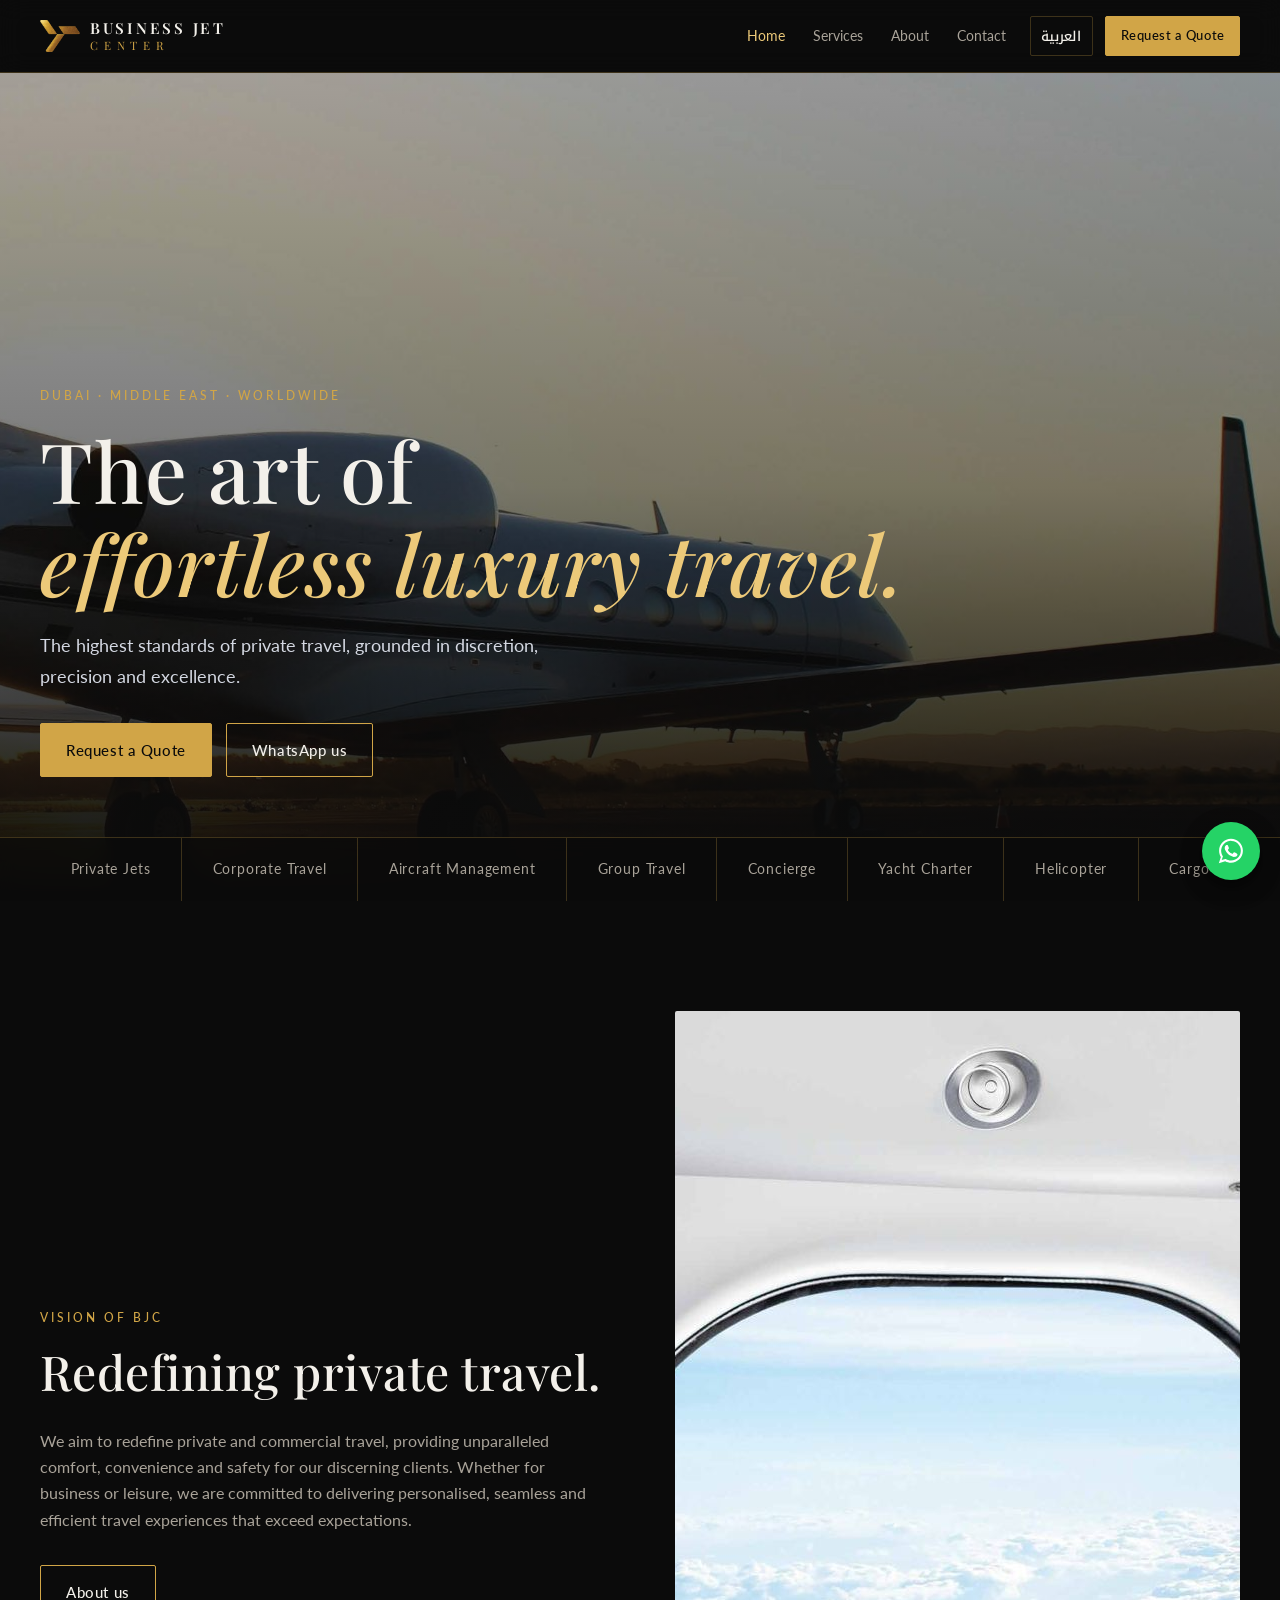
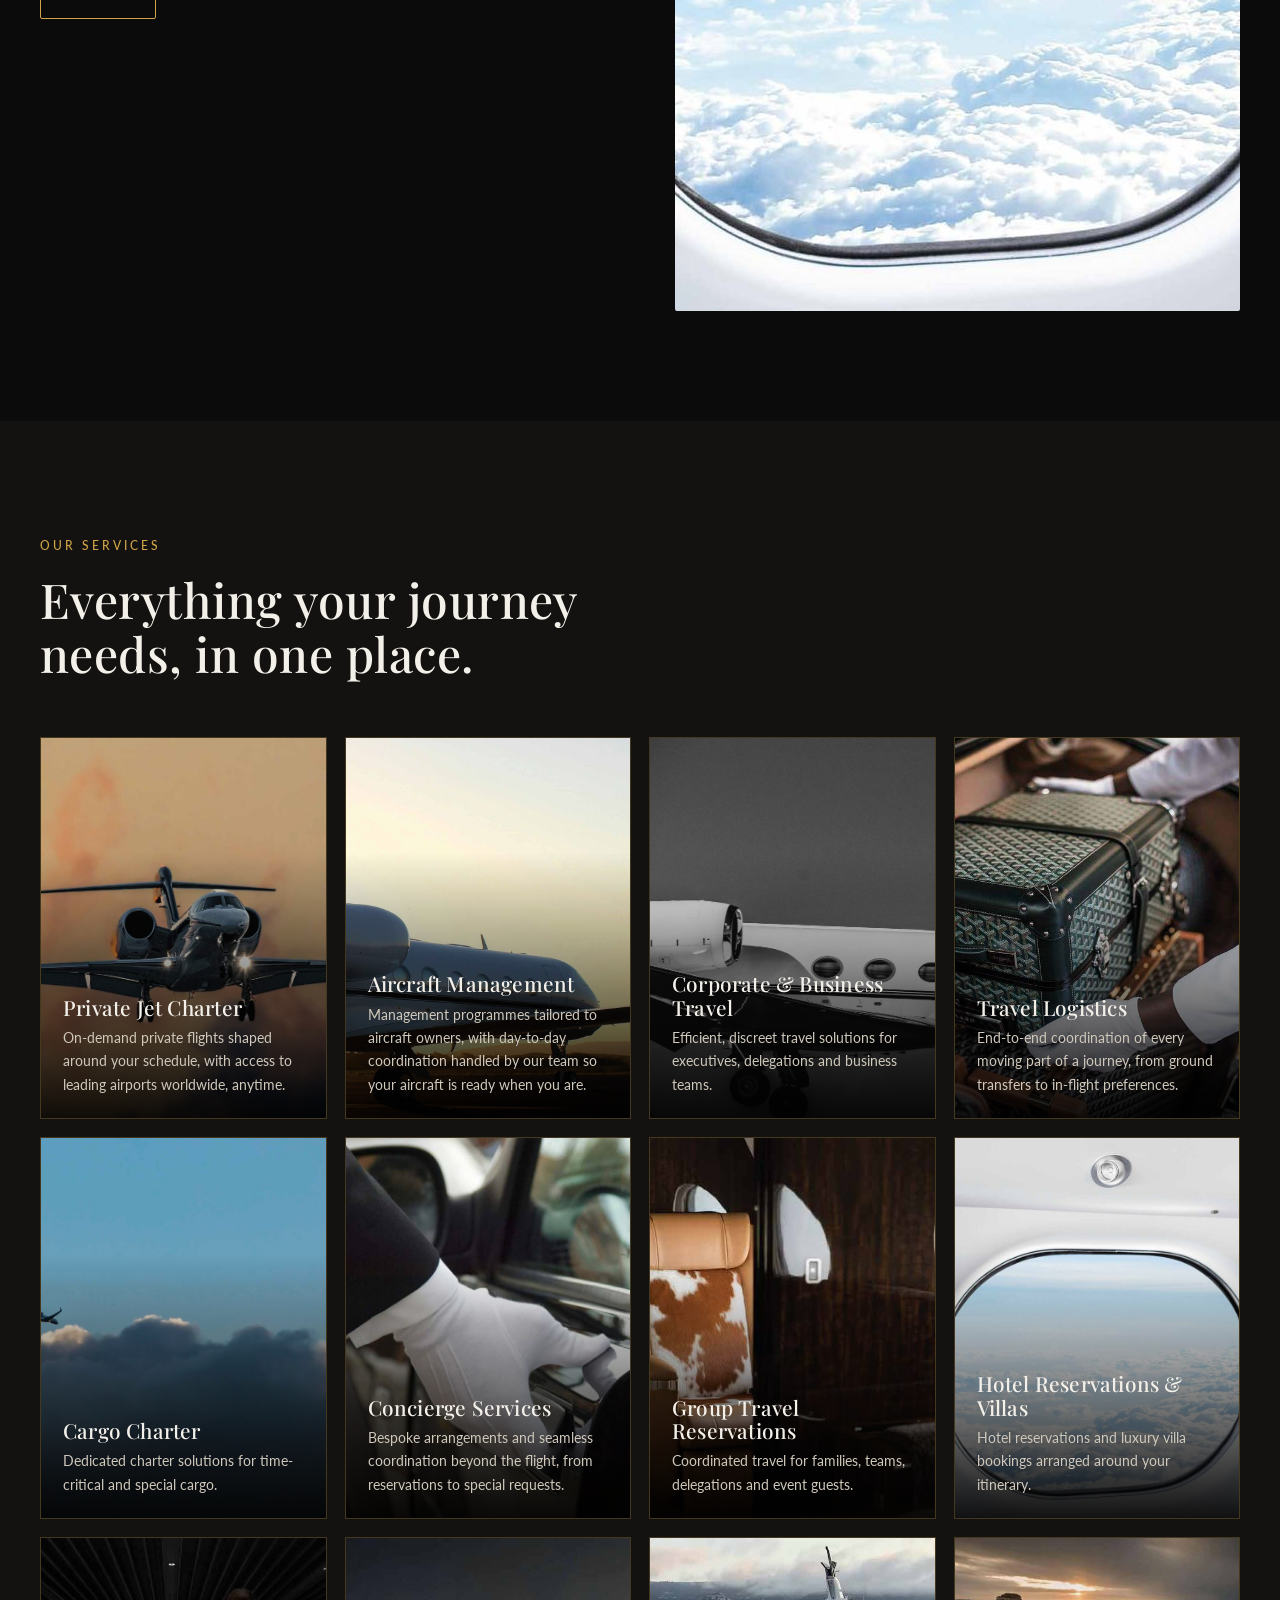
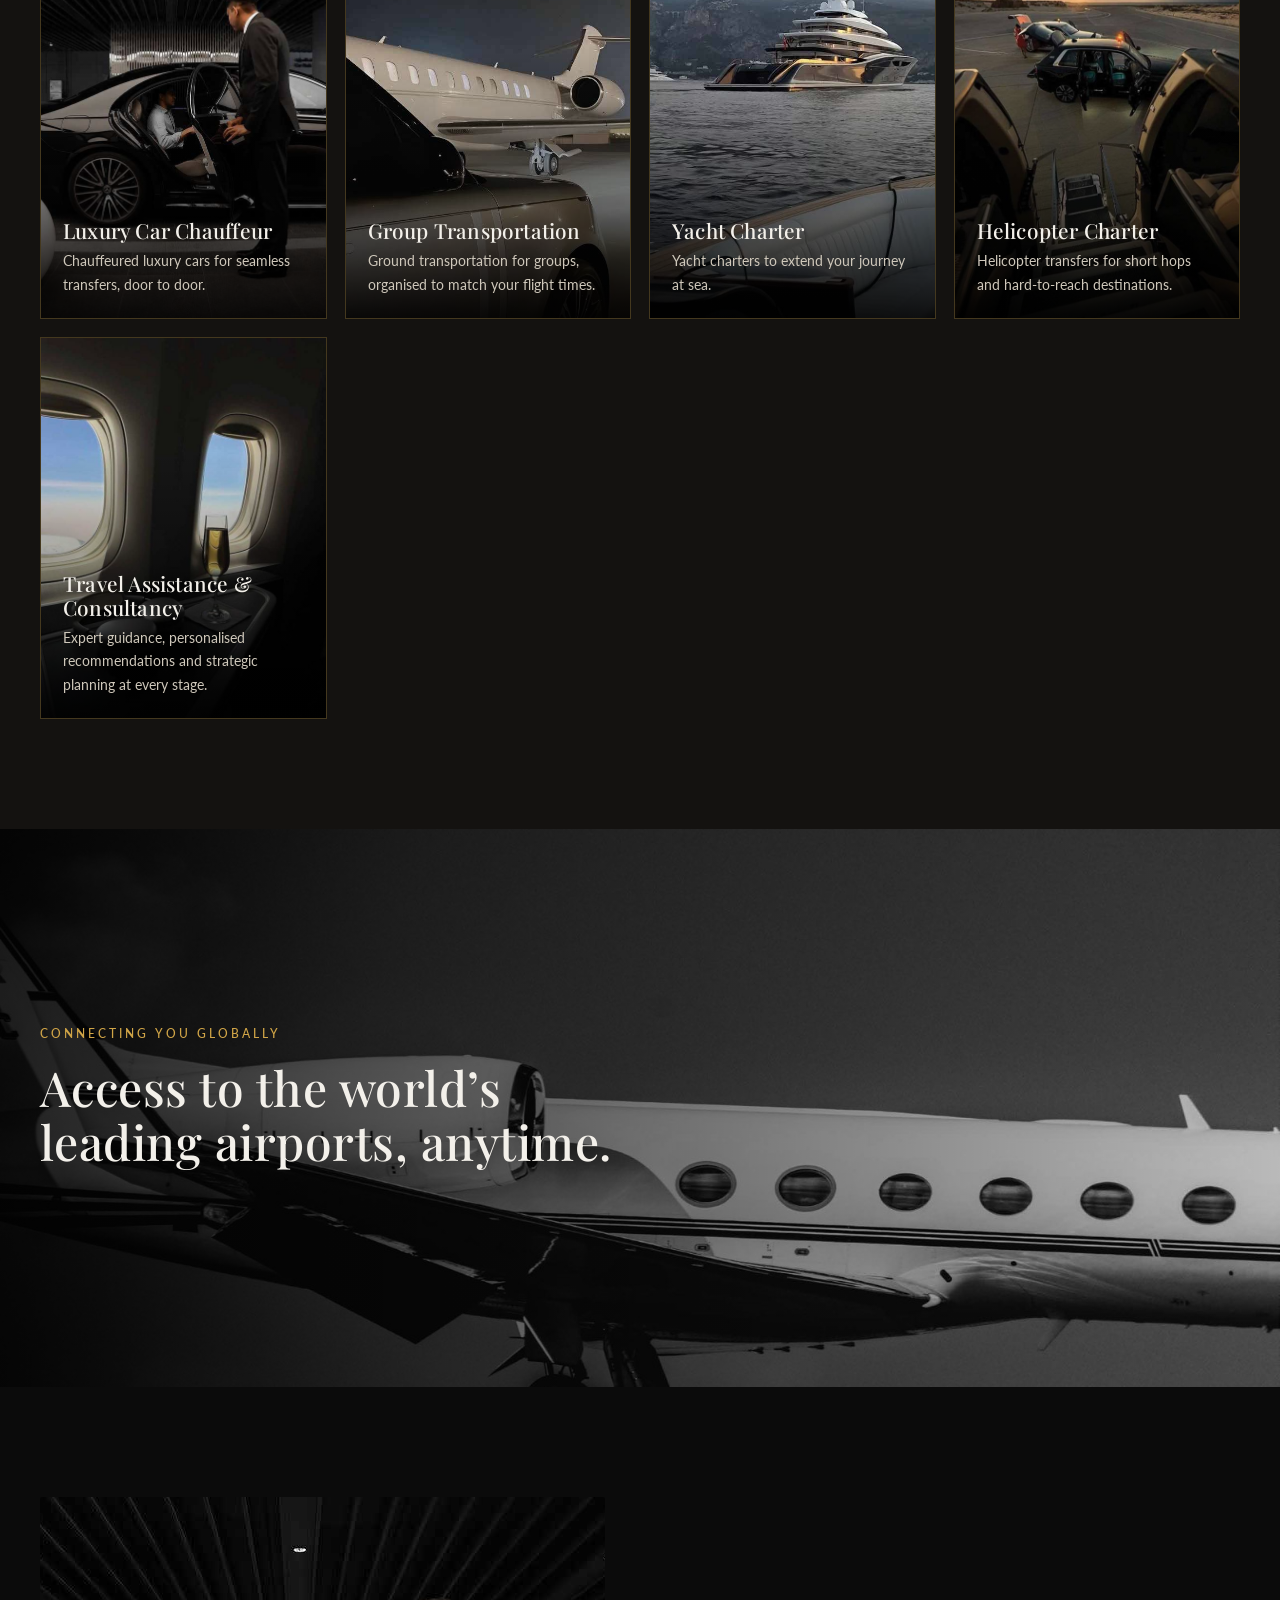
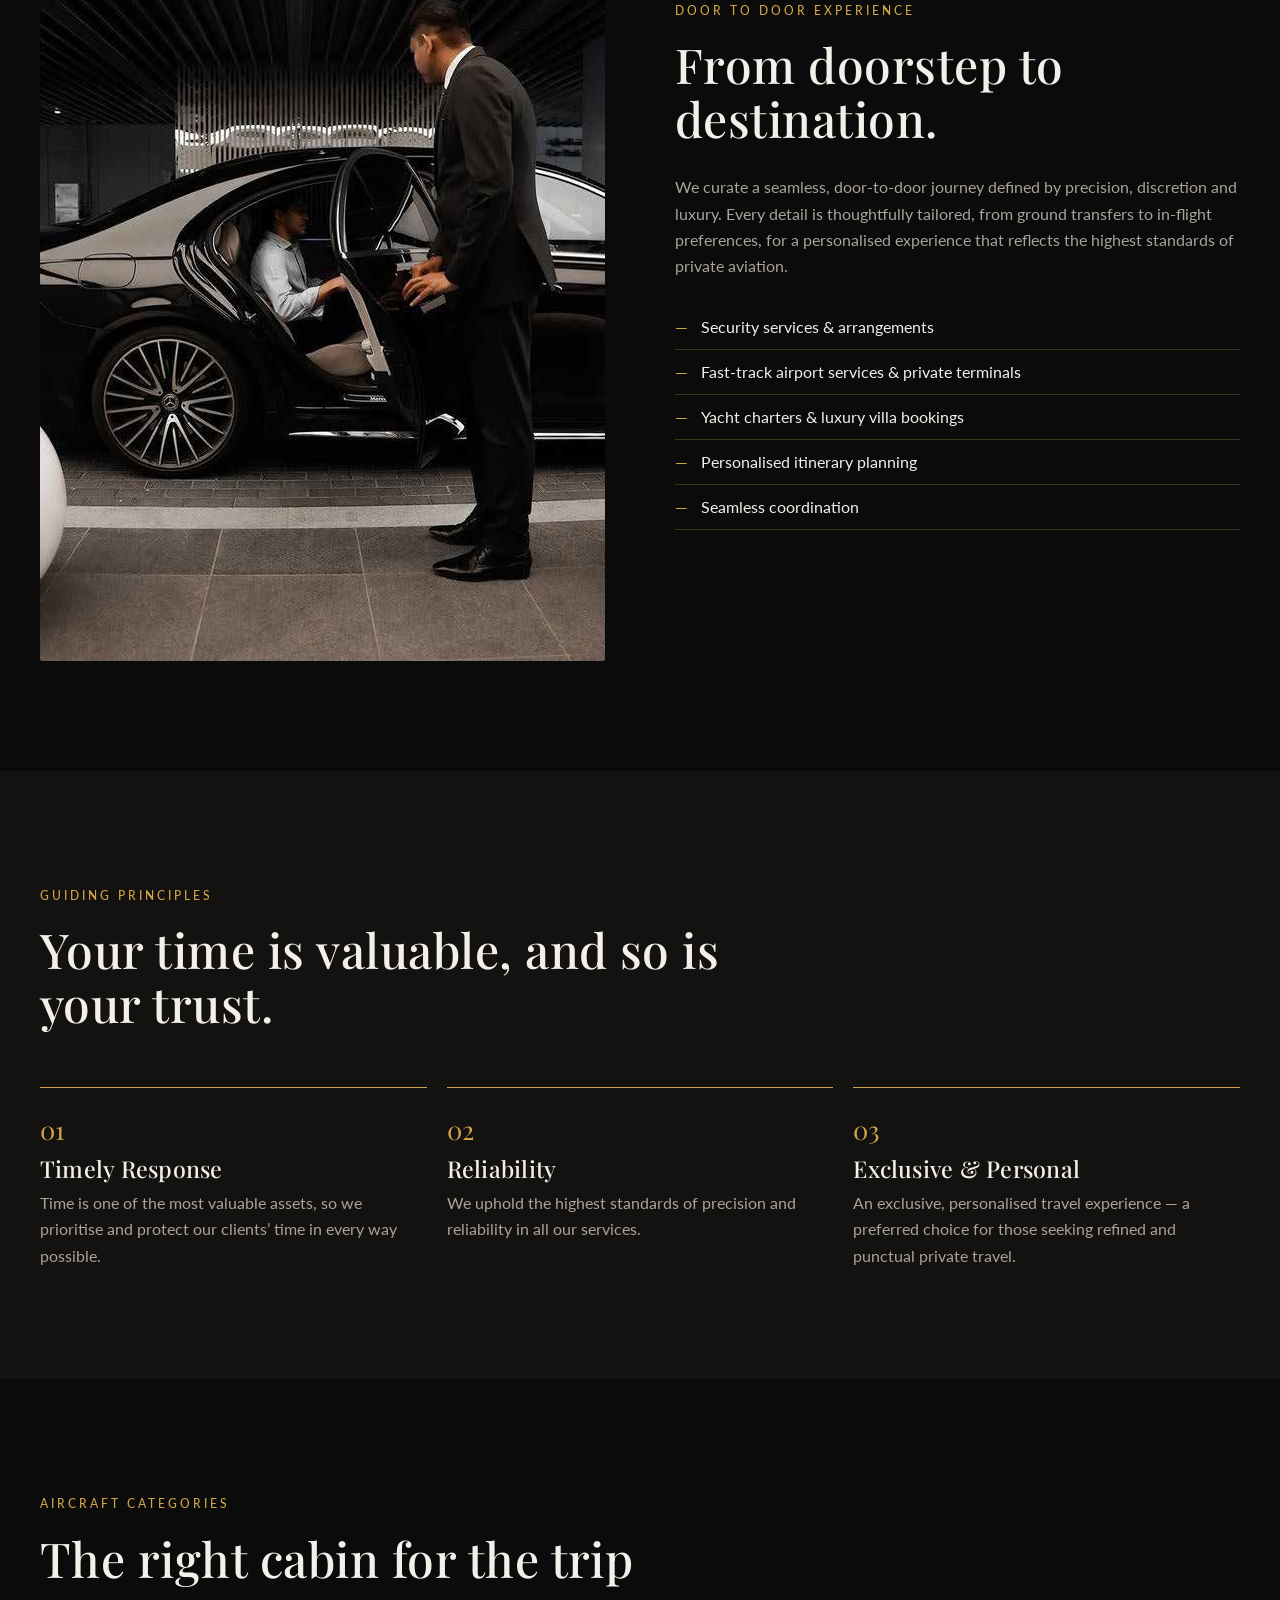
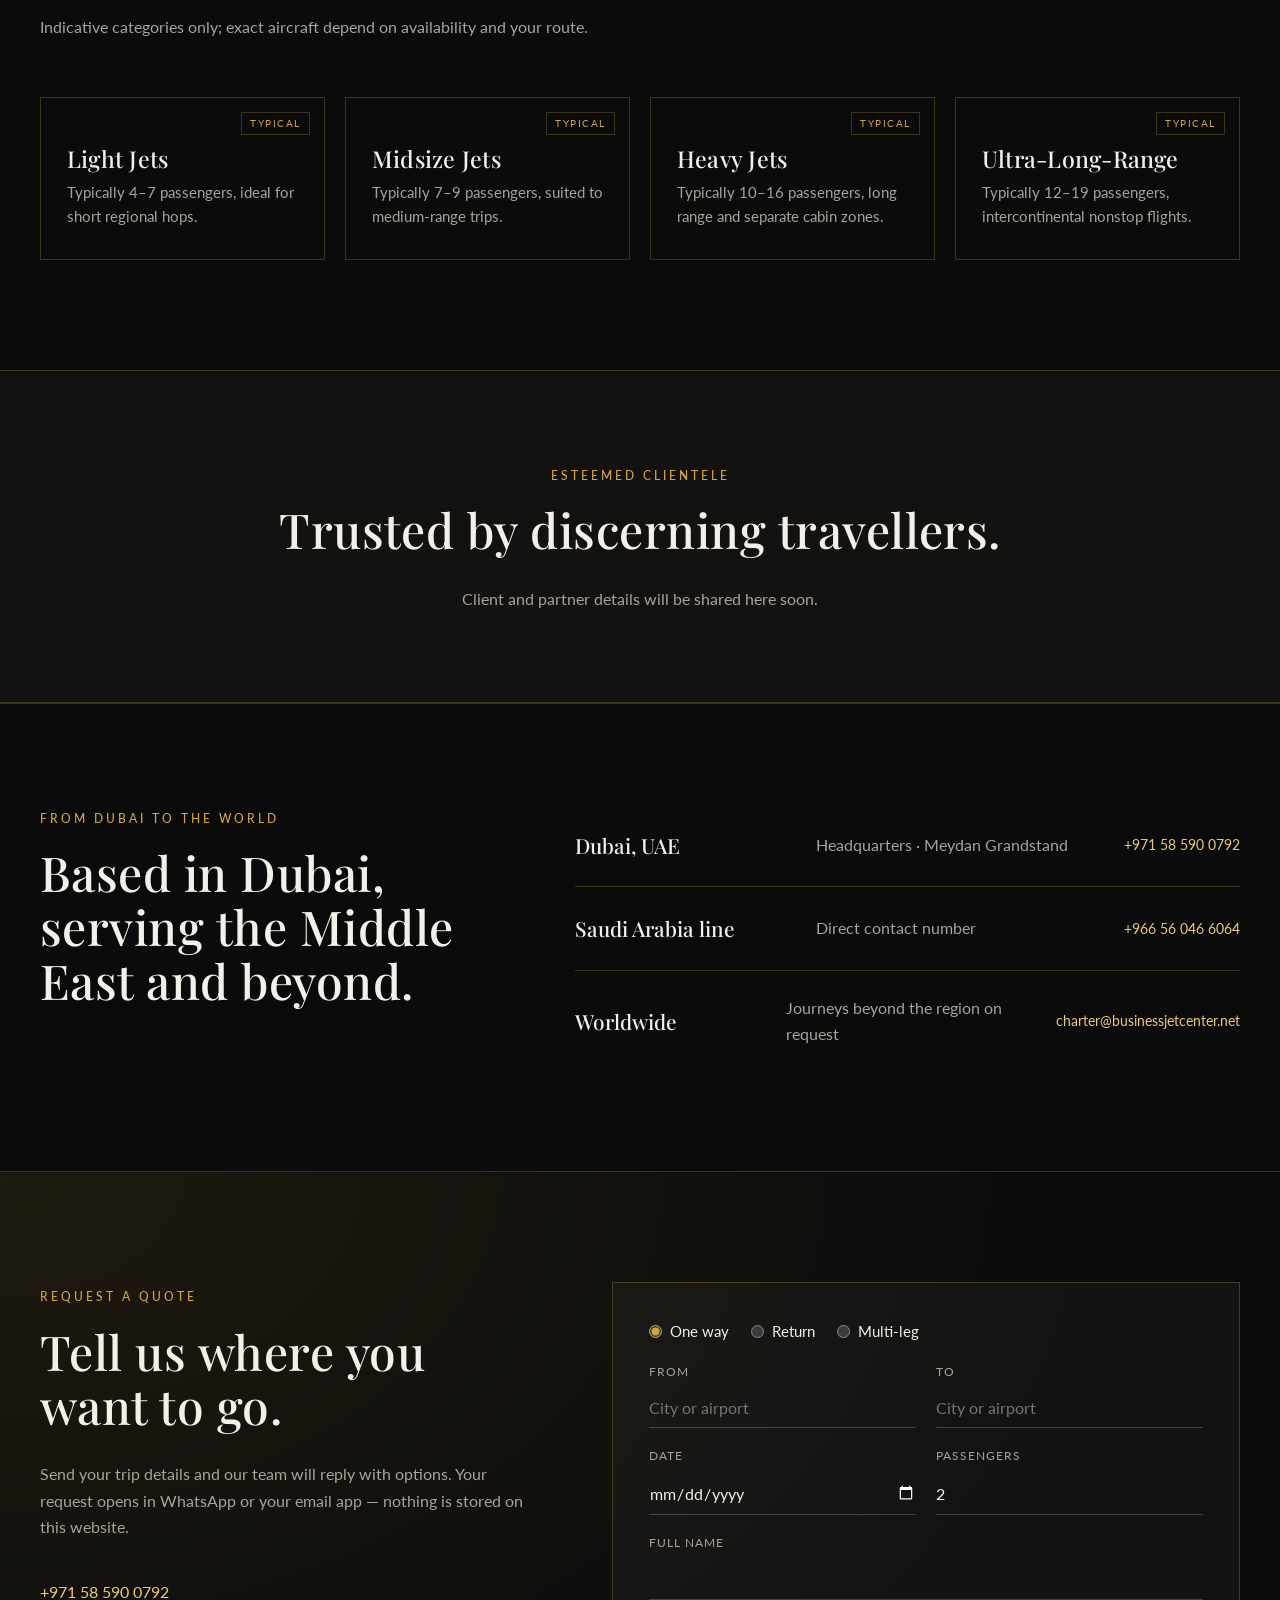
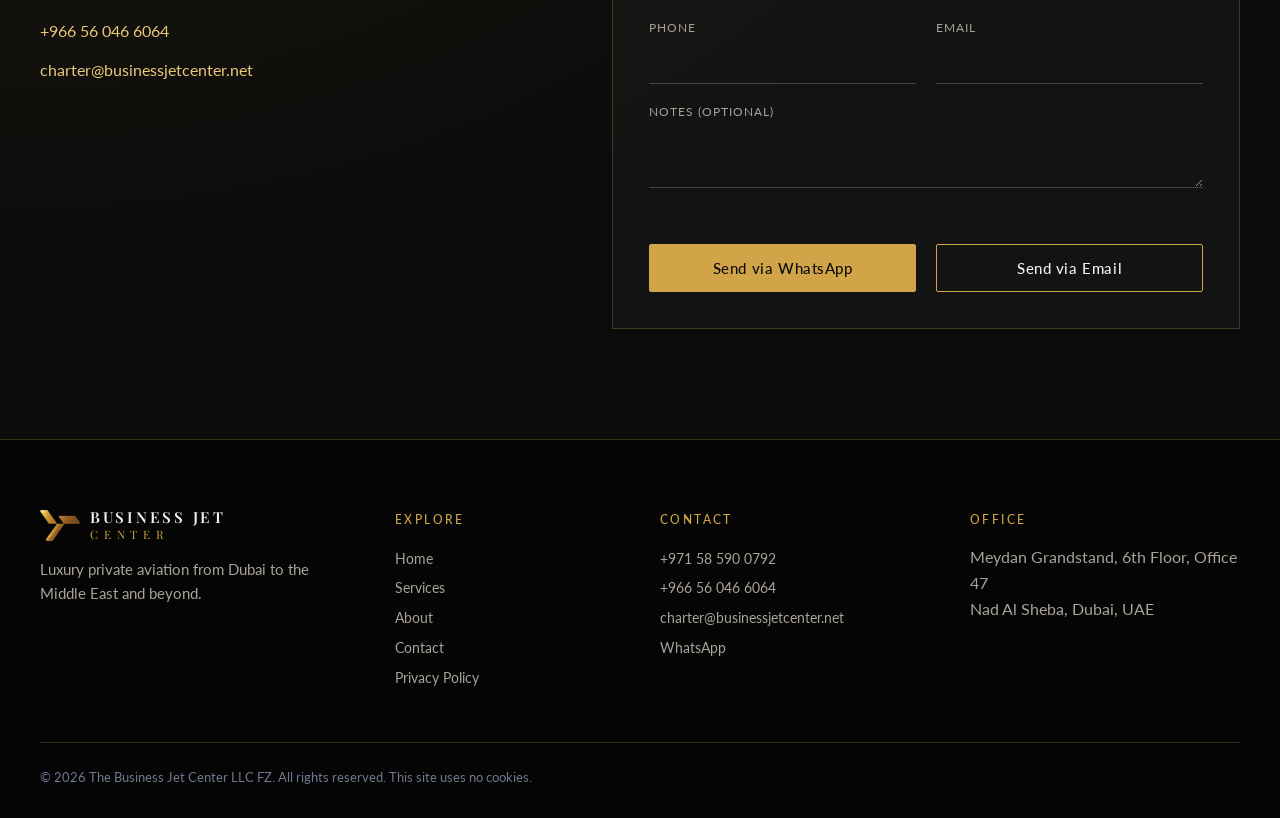
<file: index.html>
<!doctype html><html lang="en" dir="ltr"><head><meta charset="utf-8">
<meta name="viewport" content="width=device-width,initial-scale=1">
<title>Business Jet Center | Private Jet Charter & Luxury Travel, Dubai</title><meta name="description" content="The art of effortless luxury travel. Private jet charter, corporate travel, concierge, yacht and helicopter charter from Dubai, connecting you globally. Request a quote.">
<link rel="canonical" href="https://businessjetcenter.net/">
<meta property="og:type" content="website"><meta property="og:site_name" content="Business Jet Center">
<meta property="og:title" content="Business Jet Center | Private Jet Charter & Luxury Travel, Dubai"><meta property="og:description" content="The art of effortless luxury travel. Private jet charter, corporate travel, concierge, yacht and helicopter charter from Dubai, connecting you globally. Request a quote.">
<meta property="og:url" content="https://businessjetcenter.net/"><meta property="og:image" content="https://businessjetcenter.net/img/og.jpg">
<meta name="twitter:card" content="summary_large_image"><meta name="theme-color" content="#0a0f1c">
<link rel="icon" href="/favicon.png" type="image/png"><link rel="apple-touch-icon" href="/apple-touch-icon.png">
<link rel="preconnect" href="https://fonts.googleapis.com"><link rel="preconnect" href="https://fonts.gstatic.com" crossorigin>
<link href="https://fonts.googleapis.com/css2?family=Playfair+Display:ital,wght@0,500;0,700;1,500&family=Lato:wght@400;700&family=Noto+Kufi+Arabic:wght@400;600&display=swap" rel="stylesheet">
<link rel="stylesheet" href="/css/style.css">
<script type="application/ld+json">{"@context":"https://schema.org","@type":"TravelAgency","name":"Business Jet Center","legalName":"The Business Jet Center LLC FZ","url":"https://businessjetcenter.net","email":"charter@businessjetcenter.net","telephone":["+971585900792","+966560466064"],"logo":"https://businessjetcenter.net/img/logo.png","slogan":"The art of effortless luxury travel","address":{"@type":"PostalAddress","streetAddress":"Meydan Grandstand, 6th Floor, Office 47, Meydan Road, Nad Al Sheba","addressLocality":"Dubai","addressCountry":"AE"}}</script>
</head><body data-title-ar="بزنس جت سنتر | تأجير الطائرات الخاصة والسفر الفاخر، دبي">
<a class="skip" href="#main">Skip to content</a>
<header class="hdr"><div class="wrap hdr-in">
<a class="brand" href="/"><img src="/img/logo.png" alt="Business Jet Center logo" class="mark" width="40" height="31"><span><b>BUSINESS JET</b><i>CENTER</i></span></a>
<nav class="nav" id="nav"><a href="/" aria-current=page><span data-ar="الرئيسية">Home</span></a><a href="/services/"><span data-ar="الخدمات">Services</span></a><a href="/about/"><span data-ar="من نحن">About</span></a><a href="/contact/"><span data-ar="اتصل بنا">Contact</span></a></nav>
<div class="hdr-act"><button class="lang" id="lang" type="button" aria-label="Switch language">العربية</button>
<a class="btn btn-gold sm" href="/#quote"><span data-ar="اطلب عرض سعر">Request a Quote</span></a>
<button class="burger" id="burger" aria-label="Menu" aria-expanded="false"><span></span><span></span></button></div>
</div></header><main id="main">
<section class="hero"><img src="/img/hero.jpg" alt="Private jet at sunset" fetchpriority="high"><div class="hero-sh"></div>
<div class="wrap hero-in"><span class="eyebrow"><span data-ar="دبي · الشرق الأوسط · العالم">Dubai · Middle East · Worldwide</span></span>
<h1><span data-ar="فن السفر الفاخر&lt;br&gt;&lt;em&gt;بلا عناء.&lt;/em&gt;">The art of<br><em>effortless luxury travel.</em></span></h1>
<p class="lead" data-ar="أعلى معايير السفر الخاص، قائمة على السرية والدقة والتميّز.">The highest standards of private travel, grounded in discretion, precision and excellence.</p>
<div class="hero-cta"><a class="btn btn-gold" href="#quote"><span data-ar="اطلب عرض سعر">Request a Quote</span></a><a class="btn btn-line" href="https://wa.me/971585900792" target="_blank" rel="noopener"><span data-ar="راسلنا على واتساب">WhatsApp us</span></a></div></div>
<nav class="catbar" aria-label="Service categories"><div class="wrap catbar-in">
<a href="/services/#charter"><span data-ar="الطائرات الخاصة">Private Jets</span></a><a href="/services/#corporate"><span data-ar="سفر الأعمال">Corporate Travel</span></a><a href="/services/#management"><span data-ar="إدارة الطائرات">Aircraft Management</span></a><a href="/services/#group"><span data-ar="السفر الجماعي">Group Travel</span></a><a href="/services/#concierge"><span data-ar="الكونسيرج">Concierge</span></a><a href="/services/#yacht"><span data-ar="اليخوت">Yacht Charter</span></a><a href="/services/#helicopter"><span data-ar="المروحيات">Helicopter</span></a><a href="/services/#cargo"><span data-ar="الشحن">Cargo</span></a></div></nav></section>
<section class="split"><div class="wrap split-in"><div><span class="eyebrow"><span data-ar="رؤية BJC">Vision of BJC</span></span><h2><span data-ar="نعيد تعريف السفر الخاص.">Redefining private travel.</span></h2><p class="muted" data-ar="نسعى إلى إعادة تعريف السفر الخاص والتجاري، بتقديم راحة وسهولة وأمان لا مثيل لها لعملائنا المميزين. سواء للعمل أو الترفيه، نلتزم بتقديم تجارب سفر شخصية وسلسة وفعّالة تفوق التوقعات.">We aim to redefine private and commercial travel, providing unparalleled comfort, convenience and safety for our discerning clients. Whether for business or leisure, we are committed to delivering personalised, seamless and efficient travel experiences that exceed expectations.</p>
<a class="btn btn-line" href="/about/" style="margin-top:2rem"><span data-ar="من نحن">About us</span></a></div><img src="/img/window.jpg" alt="View from an aircraft window above the clouds" loading="lazy" width="802" height="900"></div></section>
<section class="sec dark"><div class="wrap"><div class="sec-h"><span class="eyebrow"><span data-ar="خدماتنا">Our services</span></span><h2><span data-ar="كل ما تحتاجه رحلتك في مكان واحد.">Everything your journey needs, in one place.</span></h2></div><div class="pcards"><a class="pcard" href="/services/#charter"><img src="/img/jet-sunset.jpg" alt="" loading="lazy"><div><h3 data-ar="تأجير الطائرات الخاصة">Private Jet Charter</h3><p data-ar="رحلات خاصة حسب الطلب وفق جدولك، مع الوصول إلى أبرز مطارات العالم في أي وقت.">On-demand private flights shaped around your schedule, with access to leading airports worldwide, anytime.</p></div></a><a class="pcard" href="/services/#management"><img src="/img/hero.jpg" alt="" loading="lazy"><div><h3 data-ar="إدارة الطائرات">Aircraft Management</h3><p data-ar="برامج إدارة مصممة لمالكي الطائرات، يتولى فريقنا فيها التنسيق اليومي لتكون طائرتك جاهزة متى احتجت إليها.">Management programmes tailored to aircraft owners, with day-to-day coordination handled by our team so your aircraft is ready when you are.</p></div></a><a class="pcard" href="/services/#corporate"><img src="/img/jet-bw.jpg" alt="" loading="lazy"><div><h3 data-ar="سفر الشركات والأعمال">Corporate & Business Travel</h3><p data-ar="حلول سفر فعّالة وسرية للتنفيذيين والوفود وفرق الأعمال.">Efficient, discreet travel solutions for executives, delegations and business teams.</p></div></a><a class="pcard" href="/services/#logistics"><img src="/img/luggage.jpg" alt="" loading="lazy"><div><h3 data-ar="لوجستيات السفر">Travel Logistics</h3><p data-ar="تنسيق شامل لكل تفاصيل الرحلة، من النقل الأرضي إلى تفضيلاتك على متن الطائرة.">End-to-end coordination of every moving part of a journey, from ground transfers to in-flight preferences.</p></div></a><a class="pcard" href="/services/#cargo"><img src="/img/clouds.jpg" alt="" loading="lazy"><div><h3 data-ar="الشحن الجوي المستأجر">Cargo Charter</h3><p data-ar="حلول طيران مستأجر مخصصة للشحنات العاجلة والخاصة.">Dedicated charter solutions for time-critical and special cargo.</p></div></a><a class="pcard" href="/services/#concierge"><img src="/img/chauffeur-door.jpg" alt="" loading="lazy"><div><h3 data-ar="خدمات الكونسيرج">Concierge Services</h3><p data-ar="ترتيبات مصممة خصيصاً وتنسيق سلس يتجاوز الرحلة، من الحجوزات إلى الطلبات الخاصة.">Bespoke arrangements and seamless coordination beyond the flight, from reservations to special requests.</p></div></a><a class="pcard" href="/services/#group"><img src="/img/cabin.jpg" alt="" loading="lazy"><div><h3 data-ar="حجوزات السفر الجماعي">Group Travel Reservations</h3><p data-ar="سفر منسق للعائلات والفرق والوفود وضيوف الفعاليات.">Coordinated travel for families, teams, delegations and event guests.</p></div></a><a class="pcard" href="/services/#hotels"><img src="/img/window.jpg" alt="" loading="lazy"><div><h3 data-ar="حجوزات الفنادق والفلل">Hotel Reservations & Villas</h3><p data-ar="حجوزات الفنادق والفلل الفاخرة بما يتناسب مع برنامج رحلتك.">Hotel reservations and luxury villa bookings arranged around your itinerary.</p></div></a><a class="pcard" href="/services/#chauffeur"><img src="/img/chauffeur.jpg" alt="" loading="lazy"><div><h3 data-ar="سيارات فاخرة مع سائق">Luxury Car Chauffeur</h3><p data-ar="سيارات فاخرة مع سائق لتنقلات سلسة من الباب إلى الباب.">Chauffeured luxury cars for seamless transfers, door to door.</p></div></a><a class="pcard" href="/services/#transport"><img src="/img/car-jet.jpg" alt="" loading="lazy"><div><h3 data-ar="النقل الجماعي">Group Transportation</h3><p data-ar="نقل أرضي للمجموعات منظم ليتوافق مع مواعيد رحلاتك.">Ground transportation for groups, organised to match your flight times.</p></div></a><a class="pcard" href="/services/#yacht"><img src="/img/yacht.jpg" alt="" loading="lazy"><div><h3 data-ar="تأجير اليخوت">Yacht Charter</h3><p data-ar="تأجير اليخوت لتكمل رحلتك في البحر.">Yacht charters to extend your journey at sea.</p></div></a><a class="pcard" href="/services/#helicopter"><img src="/img/airstair.jpg" alt="" loading="lazy"><div><h3 data-ar="تأجير المروحيات">Helicopter Charter</h3><p data-ar="تنقلات بالمروحية للمسافات القصيرة والوجهات صعبة الوصول.">Helicopter transfers for short hops and hard-to-reach destinations.</p></div></a><a class="pcard" href="/services/#consultancy"><img src="/img/cabin-window.jpg" alt="" loading="lazy"><div><h3 data-ar="المساعدة والاستشارات في السفر">Travel Assistance & Consultancy</h3><p data-ar="إرشاد متخصص وتوصيات شخصية وتخطيط استراتيجي في كل مرحلة.">Expert guidance, personalised recommendations and strategic planning at every stage.</p></div></a></div></div></section>
<section class="wide"><img src="/img/jet-bw.jpg" alt="" loading="lazy"><div class="hero-sh"></div><div class="wrap wide-in"><span class="eyebrow"><span data-ar="نربطك بالعالم">Connecting you globally</span></span><h2><span data-ar="الوصول إلى أبرز مطارات العالم، في أي وقت.">Access to the world’s leading airports, anytime.</span></h2></div></section>
<section class="split"><div class="wrap split-in"><img src="/img/chauffeur.jpg" alt="Chauffeur beside a luxury car" loading="lazy" width="735" height="764">
<div><span class="eyebrow"><span data-ar="تجربة من الباب إلى الباب">Door to door experience</span></span><h2><span data-ar="من عتبة بابك إلى وجهتك.">From doorstep to destination.</span></h2>
<p class="muted" data-ar="نصمم رحلة سلسة من الباب إلى الباب تتسم بالدقة والسرية والفخامة. كل تفصيل مُعدّ بعناية، من النقل الأرضي إلى تفضيلاتك على متن الطائرة، لتجربة شخصية تعكس أعلى معايير الطيران الخاص.">We curate a seamless, door-to-door journey defined by precision, discretion and luxury. Every detail is thoughtfully tailored, from ground transfers to in-flight preferences, for a personalised experience that reflects the highest standards of private aviation.</p>
<ul class="ticks"><li><span data-ar="خدمات وترتيبات الأمن">Security services & arrangements</span></li><li><span data-ar="خدمات المسار السريع في المطارات والصالات الخاصة">Fast-track airport services & private terminals</span></li><li><span data-ar="تأجير اليخوت وحجز الفلل الفاخرة">Yacht charters & luxury villa bookings</span></li><li><span data-ar="تخطيط برامج رحلات شخصية">Personalised itinerary planning</span></li><li><span data-ar="تنسيق سلس">Seamless coordination</span></li></ul></div></div></section>
<section class="sec dark"><div class="wrap"><div class="sec-h"><span class="eyebrow"><span data-ar="مبادئنا التوجيهية">Guiding principles</span></span><h2><span data-ar="وقتك ثمين، وكذلك ثقتك.">Your time is valuable, and so is your trust.</span></h2></div><div class="vals"><div><span class="num">01</span><h3><span data-ar="الاستجابة في الوقت المناسب">Timely Response</span></h3><p class="muted" data-ar="الوقت من أثمن الأصول، لذلك نضع وقت عملائنا في المقدمة ونحميه بكل الطرق الممكنة.">Time is one of the most valuable assets, so we prioritise and protect our clients’ time in every way possible.</p></div><div><span class="num">02</span><h3><span data-ar="الموثوقية">Reliability</span></h3><p class="muted" data-ar="نلتزم بأعلى معايير الدقة والموثوقية في جميع خدماتنا.">We uphold the highest standards of precision and reliability in all our services.</p></div><div><span class="num">03</span><h3><span data-ar="حصري وشخصي">Exclusive & Personal</span></h3><p class="muted" data-ar="تجربة سفر حصرية وشخصية — الخيار المفضل لمن يبحث عن سفر خاص راقٍ ودقيق في مواعيده.">An exclusive, personalised travel experience — a preferred choice for those seeking refined and punctual private travel.</p></div></div></div></section>
<section class="sec"><div class="wrap"><div class="sec-h"><span class="eyebrow"><span data-ar="فئات الطائرات">Aircraft categories</span></span><h2><span data-ar="المقصورة المناسبة لرحلتك">The right cabin for the trip</span></h2><p class="muted" data-ar="فئات استرشادية فقط؛ تعتمد الطائرة الفعلية على التوفر ومسار رحلتك.">Indicative categories only; exact aircraft depend on availability and your route.</p></div><div class="classes"><div class="cls"><span class="tag"><span data-ar="نموذجي">Typical</span></span><h3><span data-ar="الطائرات الخفيفة">Light Jets</span></h3><p data-ar="عادةً 4–7 ركاب، مثالية للرحلات الإقليمية القصيرة.">Typically 4–7 passengers, ideal for short regional hops.</p></div><div class="cls"><span class="tag"><span data-ar="نموذجي">Typical</span></span><h3><span data-ar="الطائرات المتوسطة">Midsize Jets</span></h3><p data-ar="عادةً 7–9 ركاب، مناسبة للرحلات متوسطة المدى.">Typically 7–9 passengers, suited to medium-range trips.</p></div><div class="cls"><span class="tag"><span data-ar="نموذجي">Typical</span></span><h3><span data-ar="الطائرات الكبيرة">Heavy Jets</span></h3><p data-ar="عادةً 10–16 راكباً، مدى طويل ومناطق منفصلة في المقصورة.">Typically 10–16 passengers, long range and separate cabin zones.</p></div><div class="cls"><span class="tag"><span data-ar="نموذجي">Typical</span></span><h3><span data-ar="الطائرات فائقة المدى">Ultra-Long-Range</span></h3><p data-ar="عادةً 12–19 راكباً، رحلات عابرة للقارات دون توقف.">Typically 12–19 passengers, intercontinental nonstop flights.</p></div></div></div></section>
<section class="clientele"><div class="wrap"><span class="eyebrow"><span data-ar="عملاؤنا المميزون">Esteemed clientele</span></span><h2><span data-ar="موضع ثقة المسافرين المميزين.">Trusted by discerning travellers.</span></h2><p class="muted" data-ar="سيتم عرض تفاصيل العملاء والشركاء هنا قريباً.">Client and partner details will be shared here soon.</p></div></section>
<section class="presence"><div class="wrap presence-in"><div><span class="eyebrow"><span data-ar="من دبي إلى العالم">From Dubai to the world</span></span><h2><span data-ar="مقرنا دبي، ونخدم الشرق الأوسط وما بعده.">Based in Dubai, serving the Middle East and beyond.</span></h2></div>
<div class="hubs"><div><b><span data-ar="دبي، الإمارات">Dubai, UAE</span></b><span class="muted" data-ar="المقر الرئيسي · ميدان جراند ستاند">Headquarters · Meydan Grandstand</span><a href="tel:+971585900792" dir="ltr">+971 58 590 0792</a></div>
<div><b><span data-ar="خط السعودية">Saudi Arabia line</span></b><span class="muted" data-ar="رقم تواصل مباشر">Direct contact number</span><a href="tel:+966560466064" dir="ltr">+966 56 046 6064</a></div>
<div><b><span data-ar="حول العالم">Worldwide</span></b><span class="muted" data-ar="رحلات خارج المنطقة عند الطلب">Journeys beyond the region on request</span><a href="mailto:charter@businessjetcenter.net">charter@businessjetcenter.net</a></div></div></div></section>
<section class="quote" id="quote"><div class="wrap quote-in">
<div class="quote-copy"><span class="eyebrow"><span data-ar="اطلب عرض سعر">Request a Quote</span></span>
<h2><span data-ar="أخبرنا إلى أين تريد الذهاب.">Tell us where you want to go.</span></h2>
<p class="muted" data-ar="أرسل تفاصيل رحلتك وسيرد فريقنا في دبي بالخيارات. يُفتح طلبك في واتساب أو تطبيق البريد — لا يتم حفظ أي شيء على هذا الموقع.">Send your trip details and our team will reply with options. Your request opens in WhatsApp or your email app — nothing is stored on this website.</p>
<ul class="ql"><li><a href="tel:+971585900792" dir="ltr">+971 58 590 0792</a></li><li><a href="tel:+966560466064" dir="ltr">+966 56 046 6064</a></li><li><a href="mailto:charter@businessjetcenter.net">charter@businessjetcenter.net</a></li></ul></div>
<form class="qform" id="qform" novalidate>
<div class="trip"><label><input type="radio" name="trip" value="One way" checked> <span data-ar="ذهاب فقط">One way</span></label><label><input type="radio" name="trip" value="Return"> <span data-ar="ذهاب وعودة">Return</span></label><label><input type="radio" name="trip" value="Multi-leg"> <span data-ar="عدة وجهات">Multi-leg</span></label></div>
<div class="row"><label><span data-ar="من">From</span><input name="from" required data-ar-ph="مدينة أو مطار المغادرة" placeholder="City or airport"></label>
<label><span data-ar="إلى">To</span><input name="to" required data-ar-ph="مدينة أو مطار الوصول" placeholder="City or airport"></label></div>
<div class="row"><label><span data-ar="التاريخ">Date</span><input type="date" name="date" required></label>
<label><span data-ar="عدد الركاب">Passengers</span><input type="number" name="pax" min="1" max="50" value="2" required></label></div>
<label><span data-ar="الاسم الكامل">Full name</span><input name="name" required autocomplete="name"></label>
<div class="row"><label><span data-ar="الهاتف">Phone</span><input type="tel" name="phone" required autocomplete="tel" dir="ltr"></label>
<label><span data-ar="البريد الإلكتروني">Email</span><input type="email" name="email" autocomplete="email" dir="ltr"></label></div>
<label><span data-ar="ملاحظات (اختياري)">Notes (optional)</span><textarea name="notes" rows="2"></textarea></label>
<p class="err" id="qerr" role="alert"></p>
<div class="row btns"><button class="btn btn-gold" type="submit" value="wa"><span data-ar="أرسل عبر واتساب">Send via WhatsApp</span></button>
<button class="btn btn-line" type="submit" value="mail"><span data-ar="أرسل عبر البريد">Send via Email</span></button></div>
</form></div></section></main><footer class="ftr"><div class="wrap ftr-grid">
<div><a class="brand" href="/"><img src="/img/logo.png" alt="Business Jet Center logo" class="mark" width="40" height="31"><span><b>BUSINESS JET</b><i>CENTER</i></span></a>
<p class="muted" data-ar="طيران خاص فاخر من دبي إلى الشرق الأوسط وخارجه.">Luxury private aviation from Dubai to the Middle East and beyond.</p></div>
<div><h4><span data-ar="استكشف">Explore</span></h4><a href="/"><span data-ar="الرئيسية">Home</span></a><a href="/services/"><span data-ar="الخدمات">Services</span></a><a href="/about/"><span data-ar="من نحن">About</span></a><a href="/contact/"><span data-ar="اتصل بنا">Contact</span></a><a href="/privacy/"><span data-ar="سياسة الخصوصية">Privacy Policy</span></a></div>
<div><h4><span data-ar="تواصل">Contact</span></h4><a href="tel:+971585900792" dir="ltr">+971 58 590 0792</a><a href="tel:+966560466064" dir="ltr">+966 56 046 6064</a><a href="mailto:charter@businessjetcenter.net">charter@businessjetcenter.net</a><a href="https://wa.me/971585900792" target="_blank" rel="noopener">WhatsApp</a></div>
<div><h4><span data-ar="المكتب">Office</span></h4><p class="muted" data-ar="ميدان جراند ستاند، الطابق السادس، مكتب 47&lt;br&gt;ند الشبا، دبي، الإمارات">Meydan Grandstand, 6th Floor, Office 47<br>Nad Al Sheba, Dubai, UAE</p></div>
</div><div class="wrap legal">© <span id="yr">2026</span> The Business Jet Center LLC FZ. <span data-ar="جميع الحقوق محفوظة. لا يستخدم هذا الموقع ملفات تعريف الارتباط.">All rights reserved. This site uses no cookies.</span></div></footer>
<a class="wa-fab" href="https://wa.me/971585900792" target="_blank" rel="noopener" aria-label="WhatsApp"><svg viewBox="0 0 24 24"><path fill="currentColor" d="M12 2a10 10 0 0 0-8.6 15.1L2 22l5-1.3A10 10 0 1 0 12 2zm5.3 14.1c-.2.6-1.3 1.2-1.8 1.2-.5.1-1 .2-3.3-.7-2.8-1.1-4.5-4-4.7-4.2-.1-.2-1.1-1.5-1.1-2.8s.7-2 1-2.3c.2-.3.5-.3.7-.3h.5c.2 0 .4 0 .6.5l.8 2c.1.2.1.4 0 .5l-.3.5-.4.4c-.1.2-.3.3-.1.6.2.3.8 1.3 1.7 2.1 1.2 1 2.1 1.3 2.4 1.5.3.1.5.1.6-.1l.9-1.1c.2-.3.4-.2.7-.1l1.9.9c.3.1.5.2.5.3.1.2.1.7-.1 1.3z"/></svg></a>
<script src="/js/main.js" defer></script><a class="wa-float" href="https://wa.me/971585900792?text=Hello%20Business%20Jet%20Center" target="_blank" rel="noopener" aria-label="Chat on WhatsApp"><svg viewBox="0 0 32 32" width="30" height="30" fill="#fff" aria-hidden="true"><path d="M16 3C9 3 3.3 8.6 3.3 15.6c0 2.5.7 4.8 1.9 6.8L3 29l6.8-2.1c1.9 1 4 1.6 6.2 1.6 7 0 12.7-5.7 12.7-12.7S23 3 16 3zm0 23.2c-2 0-3.9-.6-5.5-1.6l-.4-.2-4 1.2 1.3-3.9-.3-.4a10.5 10.5 0 1 1 8.9 4.9zm5.8-7.8c-.3-.2-1.9-.9-2.2-1-.3-.1-.5-.2-.7.2-.2.3-.8 1-1 1.2-.2.2-.4.2-.7.1-.3-.2-1.3-.5-2.6-1.6-1-.9-1.6-1.9-1.8-2.2-.2-.3 0-.5.1-.7l.5-.6c.2-.2.2-.3.3-.6.1-.2 0-.4 0-.6l-1-2.4c-.3-.6-.5-.5-.7-.5h-.6c-.2 0-.6.1-.9.4-.3.3-1.2 1.1-1.2 2.8s1.2 3.2 1.4 3.5c.2.2 2.4 3.6 5.7 5 .8.4 1.4.6 1.9.7.8.3 1.5.2 2.1.1.6-.1 1.9-.8 2.2-1.5.3-.7.3-1.4.2-1.5-.1-.2-.3-.3-.6-.4z"/></svg></a>
</body></html>
</file>
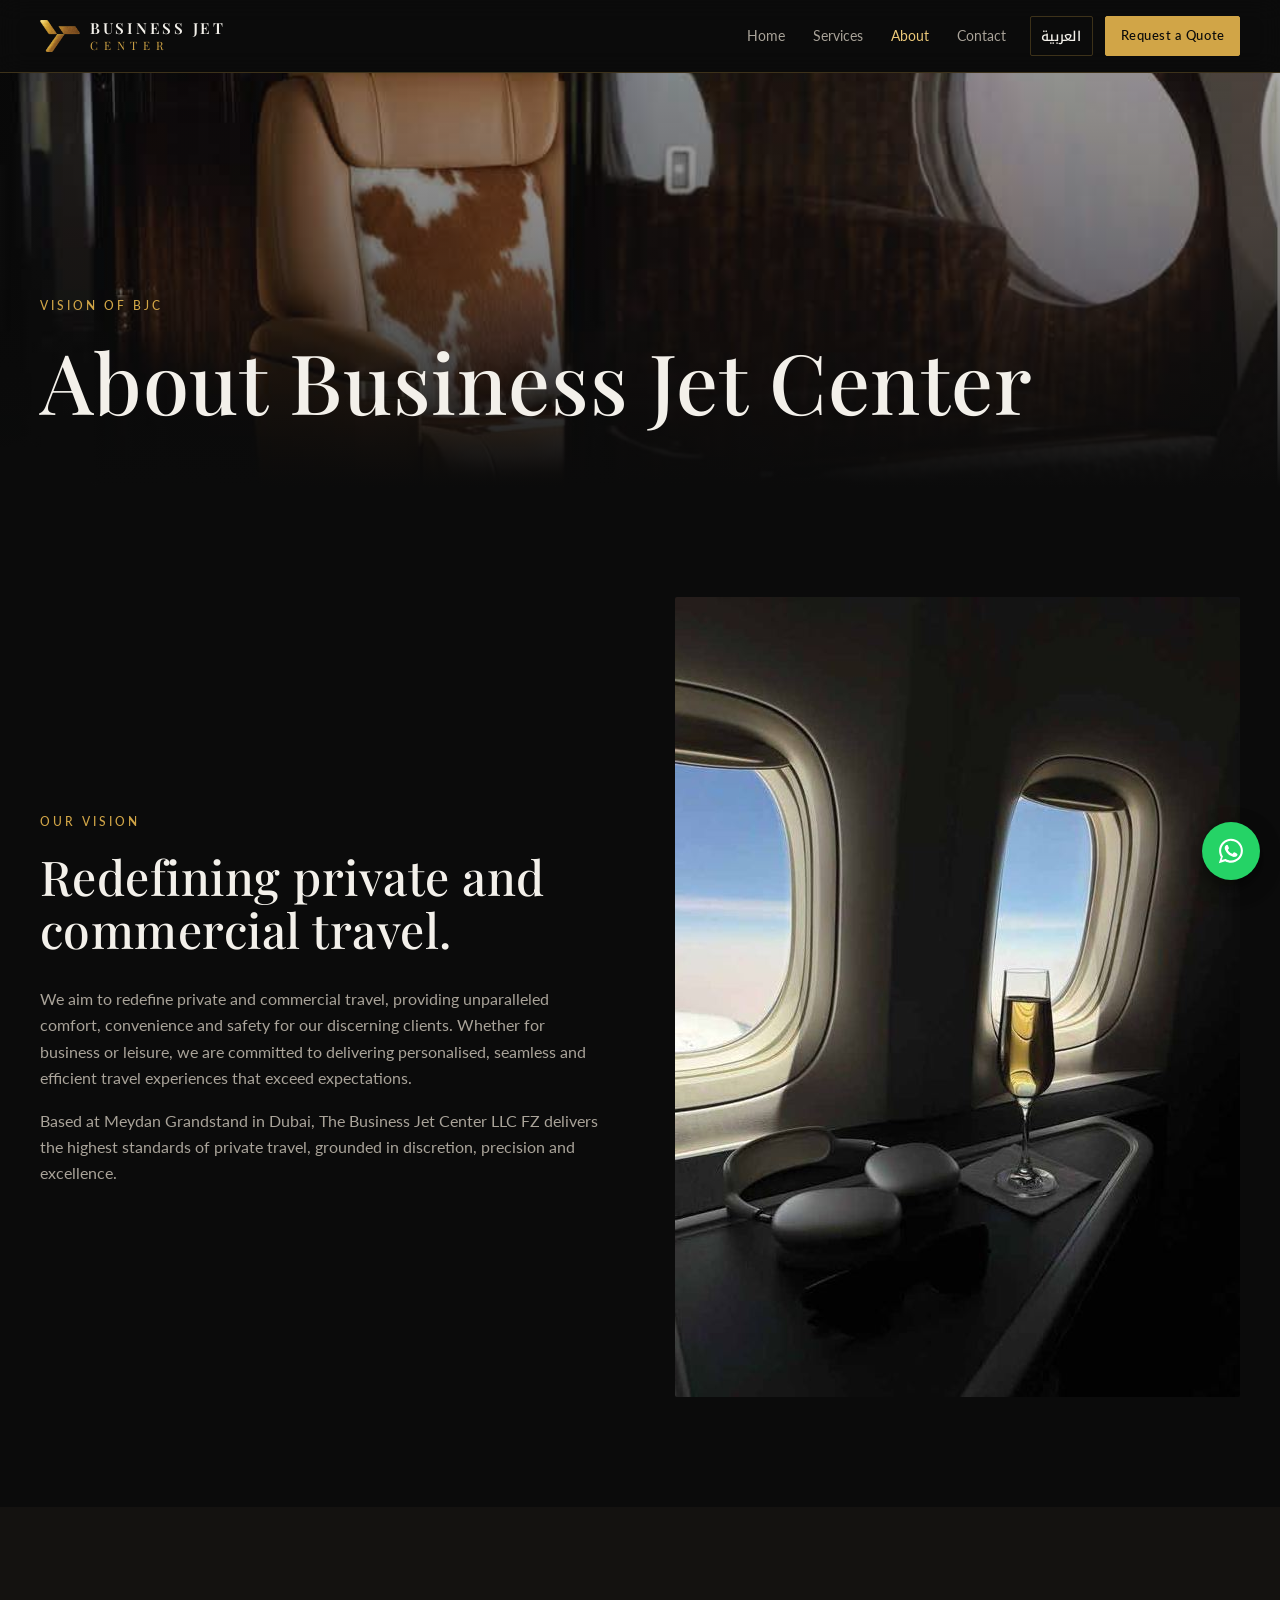
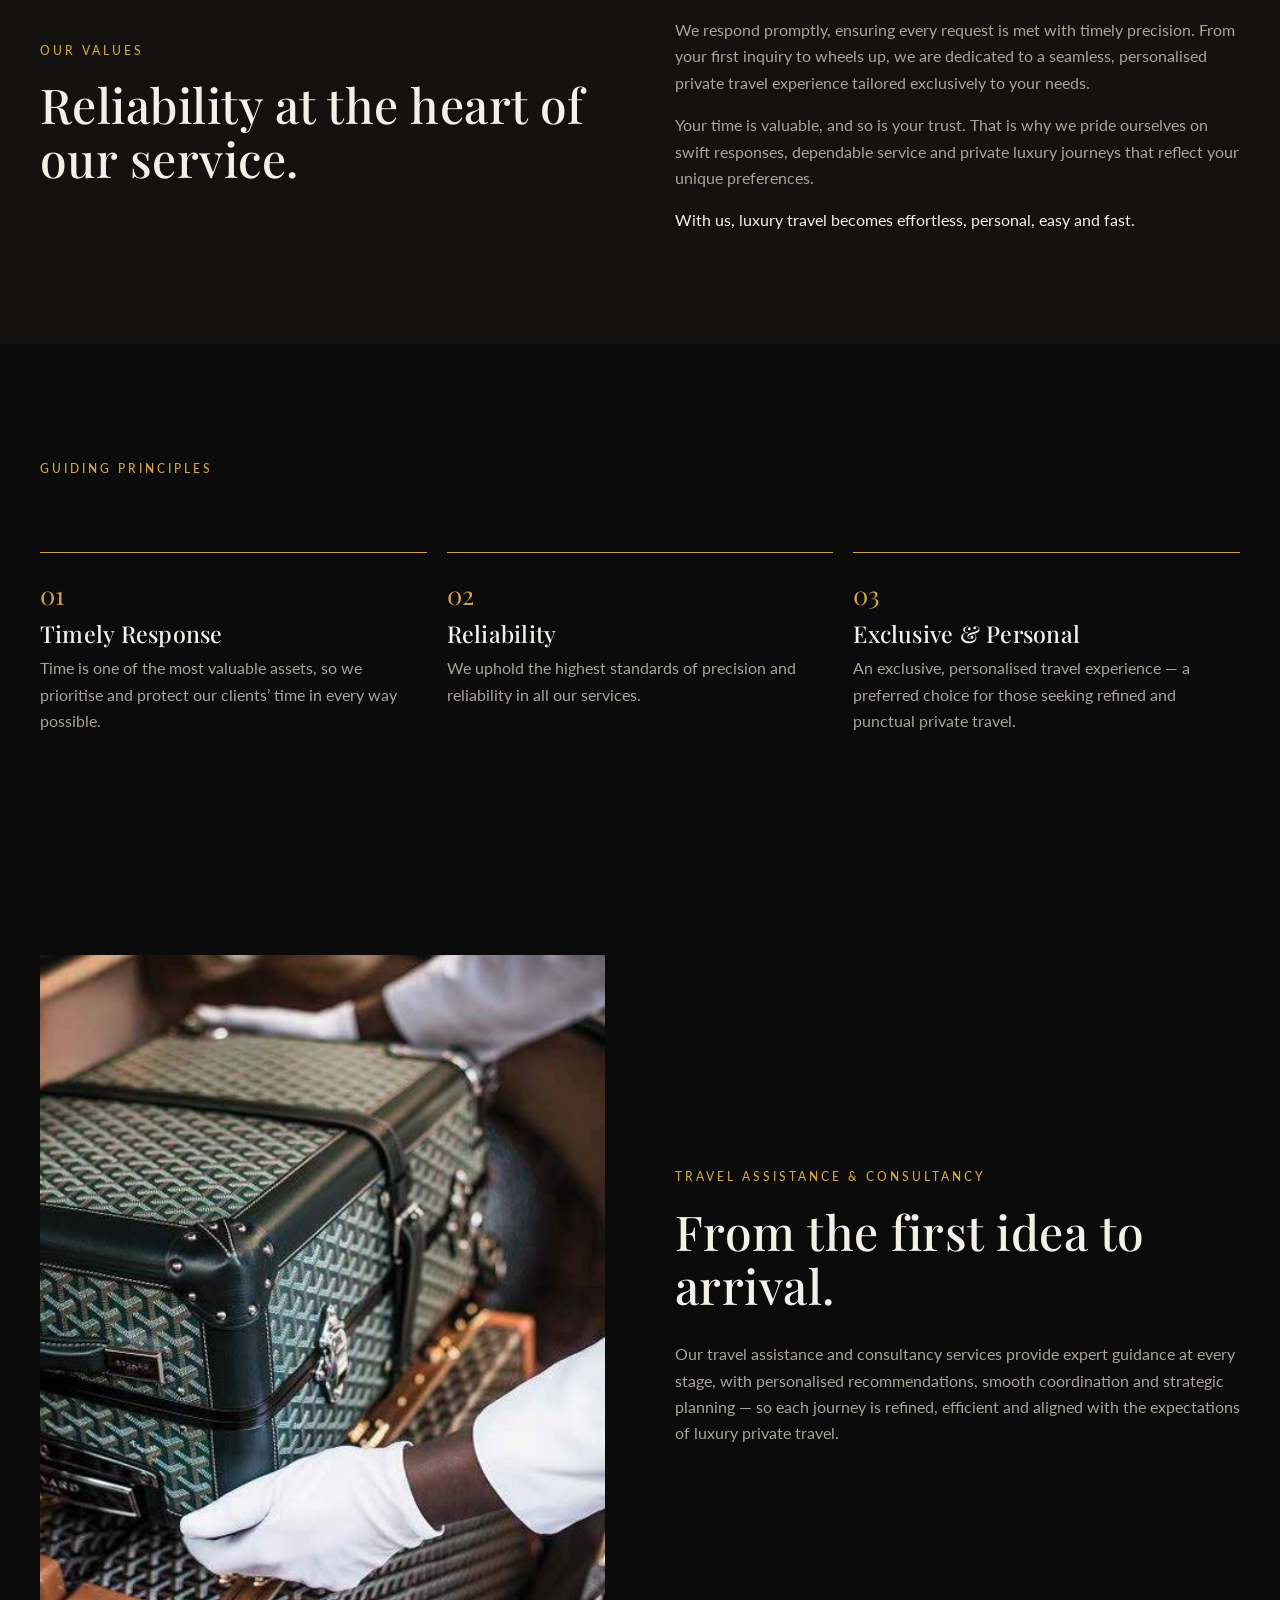
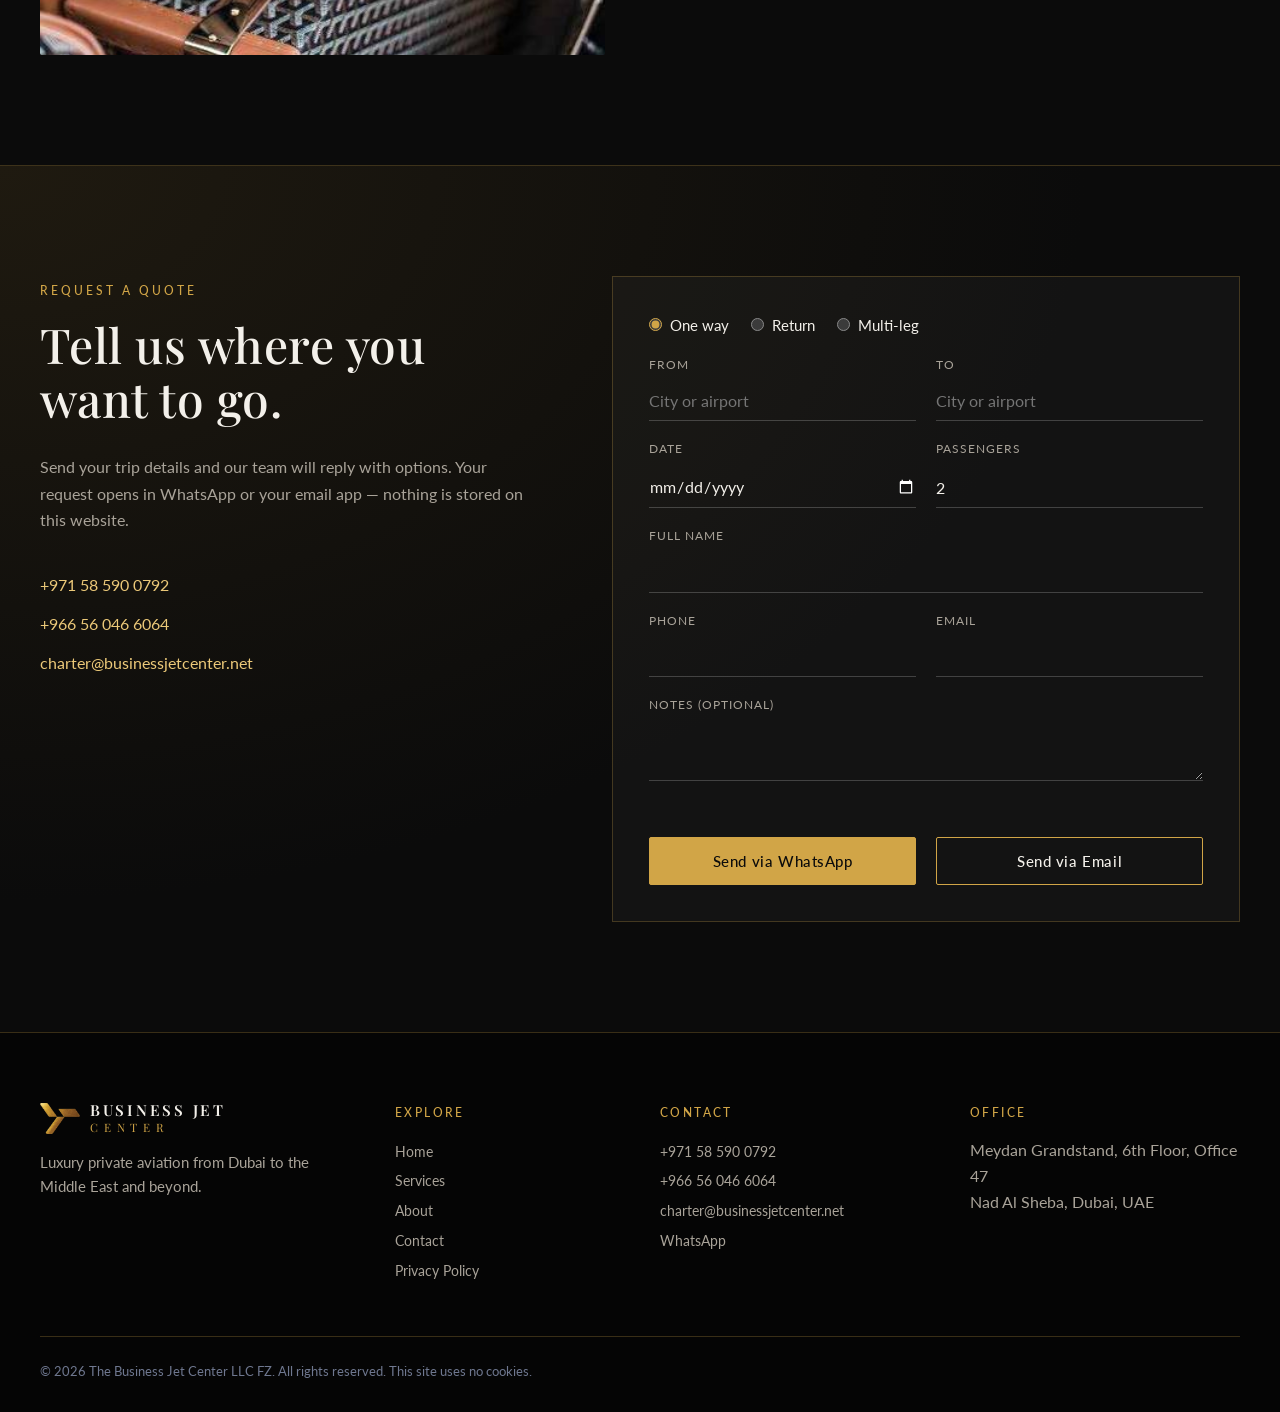
<file: about/index.html>
<!doctype html><html lang="en" dir="ltr"><head><meta charset="utf-8">
<meta name="viewport" content="width=device-width,initial-scale=1">
<title>About | Business Jet Center</title><meta name="description" content="The Business Jet Center LLC FZ is a Dubai-based private travel company: private jet charter, concierge and luxury travel for discerning clients worldwide.">
<link rel="canonical" href="https://businessjetcenter.net/about/">
<meta property="og:type" content="website"><meta property="og:site_name" content="Business Jet Center">
<meta property="og:title" content="About | Business Jet Center"><meta property="og:description" content="The Business Jet Center LLC FZ is a Dubai-based private travel company: private jet charter, concierge and luxury travel for discerning clients worldwide.">
<meta property="og:url" content="https://businessjetcenter.net/about/"><meta property="og:image" content="https://businessjetcenter.net/img/og.jpg">
<meta name="twitter:card" content="summary_large_image"><meta name="theme-color" content="#0a0f1c">
<link rel="icon" href="/favicon.png" type="image/png"><link rel="apple-touch-icon" href="/apple-touch-icon.png">
<link rel="preconnect" href="https://fonts.googleapis.com"><link rel="preconnect" href="https://fonts.gstatic.com" crossorigin>
<link href="https://fonts.googleapis.com/css2?family=Playfair+Display:ital,wght@0,500;0,700;1,500&family=Lato:wght@400;700&family=Noto+Kufi+Arabic:wght@400;600&display=swap" rel="stylesheet">
<link rel="stylesheet" href="/css/style.css">
<script type="application/ld+json">{"@context":"https://schema.org","@type":"TravelAgency","name":"Business Jet Center","legalName":"The Business Jet Center LLC FZ","url":"https://businessjetcenter.net","email":"charter@businessjetcenter.net","telephone":["+971585900792","+966560466064"],"logo":"https://businessjetcenter.net/img/logo.png","slogan":"The art of effortless luxury travel","address":{"@type":"PostalAddress","streetAddress":"Meydan Grandstand, 6th Floor, Office 47, Meydan Road, Nad Al Sheba","addressLocality":"Dubai","addressCountry":"AE"}}</script>
</head><body data-title-ar="من نحن | بزنس جت سنتر">
<a class="skip" href="#main">Skip to content</a>
<header class="hdr"><div class="wrap hdr-in">
<a class="brand" href="/"><img src="/img/logo.png" alt="Business Jet Center logo" class="mark" width="40" height="31"><span><b>BUSINESS JET</b><i>CENTER</i></span></a>
<nav class="nav" id="nav"><a href="/"><span data-ar="الرئيسية">Home</span></a><a href="/services/"><span data-ar="الخدمات">Services</span></a><a href="/about/" aria-current=page><span data-ar="من نحن">About</span></a><a href="/contact/"><span data-ar="اتصل بنا">Contact</span></a></nav>
<div class="hdr-act"><button class="lang" id="lang" type="button" aria-label="Switch language">العربية</button>
<a class="btn btn-gold sm" href="/#quote"><span data-ar="اطلب عرض سعر">Request a Quote</span></a>
<button class="burger" id="burger" aria-label="Menu" aria-expanded="false"><span></span><span></span></button></div>
</div></header><main id="main"><section class="phero"><img src="/img/cabin.jpg" alt=""><div class="hero-sh"></div><div class="wrap"><span class="eyebrow"><span data-ar="رؤية BJC">Vision of BJC</span></span><h1><span data-ar="عن بزنس جت سنتر">About Business Jet Center</span></h1></div></section>
<section class="split"><div class="wrap split-in"><div><span class="eyebrow"><span data-ar="رؤيتنا">Our vision</span></span><h2><span data-ar="نعيد تعريف السفر الخاص والتجاري.">Redefining private and commercial travel.</span></h2><p class="muted" data-ar="نسعى إلى إعادة تعريف السفر الخاص والتجاري، بتقديم راحة وسهولة وأمان لا مثيل لها لعملائنا المميزين. سواء للعمل أو الترفيه، نلتزم بتقديم تجارب سفر شخصية وسلسة وفعّالة تفوق التوقعات.">We aim to redefine private and commercial travel, providing unparalleled comfort, convenience and safety for our discerning clients. Whether for business or leisure, we are committed to delivering personalised, seamless and efficient travel experiences that exceed expectations.</p>
<p class="muted" data-ar="من مقرها في ميدان جراند ستاند في دبي، تقدم ذا بزنس جت سنتر ذ.م.م (منطقة حرة) أعلى معايير السفر الخاص، القائمة على السرية والدقة والتميّز.">Based at Meydan Grandstand in Dubai, The Business Jet Center LLC FZ delivers the highest standards of private travel, grounded in discretion, precision and excellence.</p></div>
<img src="/img/cabin-window.jpg" alt="Private jet cabin" loading="lazy" width="598" height="800"></div></section>
<section class="sec dark"><div class="wrap split-in"><div><span class="eyebrow"><span data-ar="قيمنا">Our values</span></span><h2><span data-ar="الموثوقية في قلب خدمتنا.">Reliability at the heart of our service.</span></h2></div><div>
<p class="muted" data-ar="نستجيب بسرعة، ليُلبّى كل طلب بدقة وفي الوقت المناسب. من أول استفسار حتى الإقلاع، نلتزم بتجربة سفر خاصة سلسة وشخصية مصممة حصرياً لاحتياجاتك.">We respond promptly, ensuring every request is met with timely precision. From your first inquiry to wheels up, we are dedicated to a seamless, personalised private travel experience tailored exclusively to your needs.</p>
<p class="muted" data-ar="وقتك ثمين، وكذلك ثقتك. لذلك نفخر بسرعة الاستجابة والخدمة الموثوقة ورحلات فاخرة خاصة تعكس تفضيلاتك الفريدة.">Your time is valuable, and so is your trust. That is why we pride ourselves on swift responses, dependable service and private luxury journeys that reflect your unique preferences.</p>
<p data-ar="معنا يصبح السفر الفاخر سهلاً وشخصياً وسريعاً.">With us, luxury travel becomes effortless, personal, easy and fast.</p></div></div></section>
<section class="sec"><div class="wrap"><div class="sec-h"><span class="eyebrow"><span data-ar="مبادئنا التوجيهية">Guiding principles</span></span></div><div class="vals"><div><span class="num">01</span><h3><span data-ar="الاستجابة في الوقت المناسب">Timely Response</span></h3><p class="muted" data-ar="الوقت من أثمن الأصول، لذلك نضع وقت عملائنا في المقدمة ونحميه بكل الطرق الممكنة.">Time is one of the most valuable assets, so we prioritise and protect our clients’ time in every way possible.</p></div><div><span class="num">02</span><h3><span data-ar="الموثوقية">Reliability</span></h3><p class="muted" data-ar="نلتزم بأعلى معايير الدقة والموثوقية في جميع خدماتنا.">We uphold the highest standards of precision and reliability in all our services.</p></div><div><span class="num">03</span><h3><span data-ar="حصري وشخصي">Exclusive & Personal</span></h3><p class="muted" data-ar="تجربة سفر حصرية وشخصية — الخيار المفضل لمن يبحث عن سفر خاص راقٍ ودقيق في مواعيده.">An exclusive, personalised travel experience — a preferred choice for those seeking refined and punctual private travel.</p></div></div></div></section>
<section class="split"><div class="wrap split-in"><img src="/img/luggage.jpg" alt="" loading="lazy" width="468" height="700"><div><span class="eyebrow"><span data-ar="المساعدة والاستشارات في السفر">Travel assistance & consultancy</span></span><h2><span data-ar="من الفكرة الأولى حتى الوصول.">From the first idea to arrival.</span></h2>
<p class="muted" data-ar="تقدم خدمات المساعدة والاستشارات في السفر إرشاداً متخصصاً في كل مرحلة، مع توصيات شخصية وتنسيق سلس وتخطيط استراتيجي — لتكون كل رحلة راقية وفعّالة ومتوافقة مع توقعات السفر الخاص الفاخر.">Our travel assistance and consultancy services provide expert guidance at every stage, with personalised recommendations, smooth coordination and strategic planning — so each journey is refined, efficient and aligned with the expectations of luxury private travel.</p></div></div></section><section class="quote" id="quote"><div class="wrap quote-in">
<div class="quote-copy"><span class="eyebrow"><span data-ar="اطلب عرض سعر">Request a Quote</span></span>
<h2><span data-ar="أخبرنا إلى أين تريد الذهاب.">Tell us where you want to go.</span></h2>
<p class="muted" data-ar="أرسل تفاصيل رحلتك وسيرد فريقنا في دبي بالخيارات. يُفتح طلبك في واتساب أو تطبيق البريد — لا يتم حفظ أي شيء على هذا الموقع.">Send your trip details and our team will reply with options. Your request opens in WhatsApp or your email app — nothing is stored on this website.</p>
<ul class="ql"><li><a href="tel:+971585900792" dir="ltr">+971 58 590 0792</a></li><li><a href="tel:+966560466064" dir="ltr">+966 56 046 6064</a></li><li><a href="mailto:charter@businessjetcenter.net">charter@businessjetcenter.net</a></li></ul></div>
<form class="qform" id="qform" novalidate>
<div class="trip"><label><input type="radio" name="trip" value="One way" checked> <span data-ar="ذهاب فقط">One way</span></label><label><input type="radio" name="trip" value="Return"> <span data-ar="ذهاب وعودة">Return</span></label><label><input type="radio" name="trip" value="Multi-leg"> <span data-ar="عدة وجهات">Multi-leg</span></label></div>
<div class="row"><label><span data-ar="من">From</span><input name="from" required data-ar-ph="مدينة أو مطار المغادرة" placeholder="City or airport"></label>
<label><span data-ar="إلى">To</span><input name="to" required data-ar-ph="مدينة أو مطار الوصول" placeholder="City or airport"></label></div>
<div class="row"><label><span data-ar="التاريخ">Date</span><input type="date" name="date" required></label>
<label><span data-ar="عدد الركاب">Passengers</span><input type="number" name="pax" min="1" max="50" value="2" required></label></div>
<label><span data-ar="الاسم الكامل">Full name</span><input name="name" required autocomplete="name"></label>
<div class="row"><label><span data-ar="الهاتف">Phone</span><input type="tel" name="phone" required autocomplete="tel" dir="ltr"></label>
<label><span data-ar="البريد الإلكتروني">Email</span><input type="email" name="email" autocomplete="email" dir="ltr"></label></div>
<label><span data-ar="ملاحظات (اختياري)">Notes (optional)</span><textarea name="notes" rows="2"></textarea></label>
<p class="err" id="qerr" role="alert"></p>
<div class="row btns"><button class="btn btn-gold" type="submit" value="wa"><span data-ar="أرسل عبر واتساب">Send via WhatsApp</span></button>
<button class="btn btn-line" type="submit" value="mail"><span data-ar="أرسل عبر البريد">Send via Email</span></button></div>
</form></div></section></main><footer class="ftr"><div class="wrap ftr-grid">
<div><a class="brand" href="/"><img src="/img/logo.png" alt="Business Jet Center logo" class="mark" width="40" height="31"><span><b>BUSINESS JET</b><i>CENTER</i></span></a>
<p class="muted" data-ar="طيران خاص فاخر من دبي إلى الشرق الأوسط وخارجه.">Luxury private aviation from Dubai to the Middle East and beyond.</p></div>
<div><h4><span data-ar="استكشف">Explore</span></h4><a href="/"><span data-ar="الرئيسية">Home</span></a><a href="/services/"><span data-ar="الخدمات">Services</span></a><a href="/about/"><span data-ar="من نحن">About</span></a><a href="/contact/"><span data-ar="اتصل بنا">Contact</span></a><a href="/privacy/"><span data-ar="سياسة الخصوصية">Privacy Policy</span></a></div>
<div><h4><span data-ar="تواصل">Contact</span></h4><a href="tel:+971585900792" dir="ltr">+971 58 590 0792</a><a href="tel:+966560466064" dir="ltr">+966 56 046 6064</a><a href="mailto:charter@businessjetcenter.net">charter@businessjetcenter.net</a><a href="https://wa.me/971585900792" target="_blank" rel="noopener">WhatsApp</a></div>
<div><h4><span data-ar="المكتب">Office</span></h4><p class="muted" data-ar="ميدان جراند ستاند، الطابق السادس، مكتب 47&lt;br&gt;ند الشبا، دبي، الإمارات">Meydan Grandstand, 6th Floor, Office 47<br>Nad Al Sheba, Dubai, UAE</p></div>
</div><div class="wrap legal">© <span id="yr">2026</span> The Business Jet Center LLC FZ. <span data-ar="جميع الحقوق محفوظة. لا يستخدم هذا الموقع ملفات تعريف الارتباط.">All rights reserved. This site uses no cookies.</span></div></footer>
<a class="wa-fab" href="https://wa.me/971585900792" target="_blank" rel="noopener" aria-label="WhatsApp"><svg viewBox="0 0 24 24"><path fill="currentColor" d="M12 2a10 10 0 0 0-8.6 15.1L2 22l5-1.3A10 10 0 1 0 12 2zm5.3 14.1c-.2.6-1.3 1.2-1.8 1.2-.5.1-1 .2-3.3-.7-2.8-1.1-4.5-4-4.7-4.2-.1-.2-1.1-1.5-1.1-2.8s.7-2 1-2.3c.2-.3.5-.3.7-.3h.5c.2 0 .4 0 .6.5l.8 2c.1.2.1.4 0 .5l-.3.5-.4.4c-.1.2-.3.3-.1.6.2.3.8 1.3 1.7 2.1 1.2 1 2.1 1.3 2.4 1.5.3.1.5.1.6-.1l.9-1.1c.2-.3.4-.2.7-.1l1.9.9c.3.1.5.2.5.3.1.2.1.7-.1 1.3z"/></svg></a>
<script src="/js/main.js" defer></script><a class="wa-float" href="https://wa.me/971585900792?text=Hello%20Business%20Jet%20Center" target="_blank" rel="noopener" aria-label="Chat on WhatsApp"><svg viewBox="0 0 32 32" width="30" height="30" fill="#fff" aria-hidden="true"><path d="M16 3C9 3 3.3 8.6 3.3 15.6c0 2.5.7 4.8 1.9 6.8L3 29l6.8-2.1c1.9 1 4 1.6 6.2 1.6 7 0 12.7-5.7 12.7-12.7S23 3 16 3zm0 23.2c-2 0-3.9-.6-5.5-1.6l-.4-.2-4 1.2 1.3-3.9-.3-.4a10.5 10.5 0 1 1 8.9 4.9zm5.8-7.8c-.3-.2-1.9-.9-2.2-1-.3-.1-.5-.2-.7.2-.2.3-.8 1-1 1.2-.2.2-.4.2-.7.1-.3-.2-1.3-.5-2.6-1.6-1-.9-1.6-1.9-1.8-2.2-.2-.3 0-.5.1-.7l.5-.6c.2-.2.2-.3.3-.6.1-.2 0-.4 0-.6l-1-2.4c-.3-.6-.5-.5-.7-.5h-.6c-.2 0-.6.1-.9.4-.3.3-1.2 1.1-1.2 2.8s1.2 3.2 1.4 3.5c.2.2 2.4 3.6 5.7 5 .8.4 1.4.6 1.9.7.8.3 1.5.2 2.1.1.6-.1 1.9-.8 2.2-1.5.3-.7.3-1.4.2-1.5-.1-.2-.3-.3-.6-.4z"/></svg></a>
</body></html>
</file>
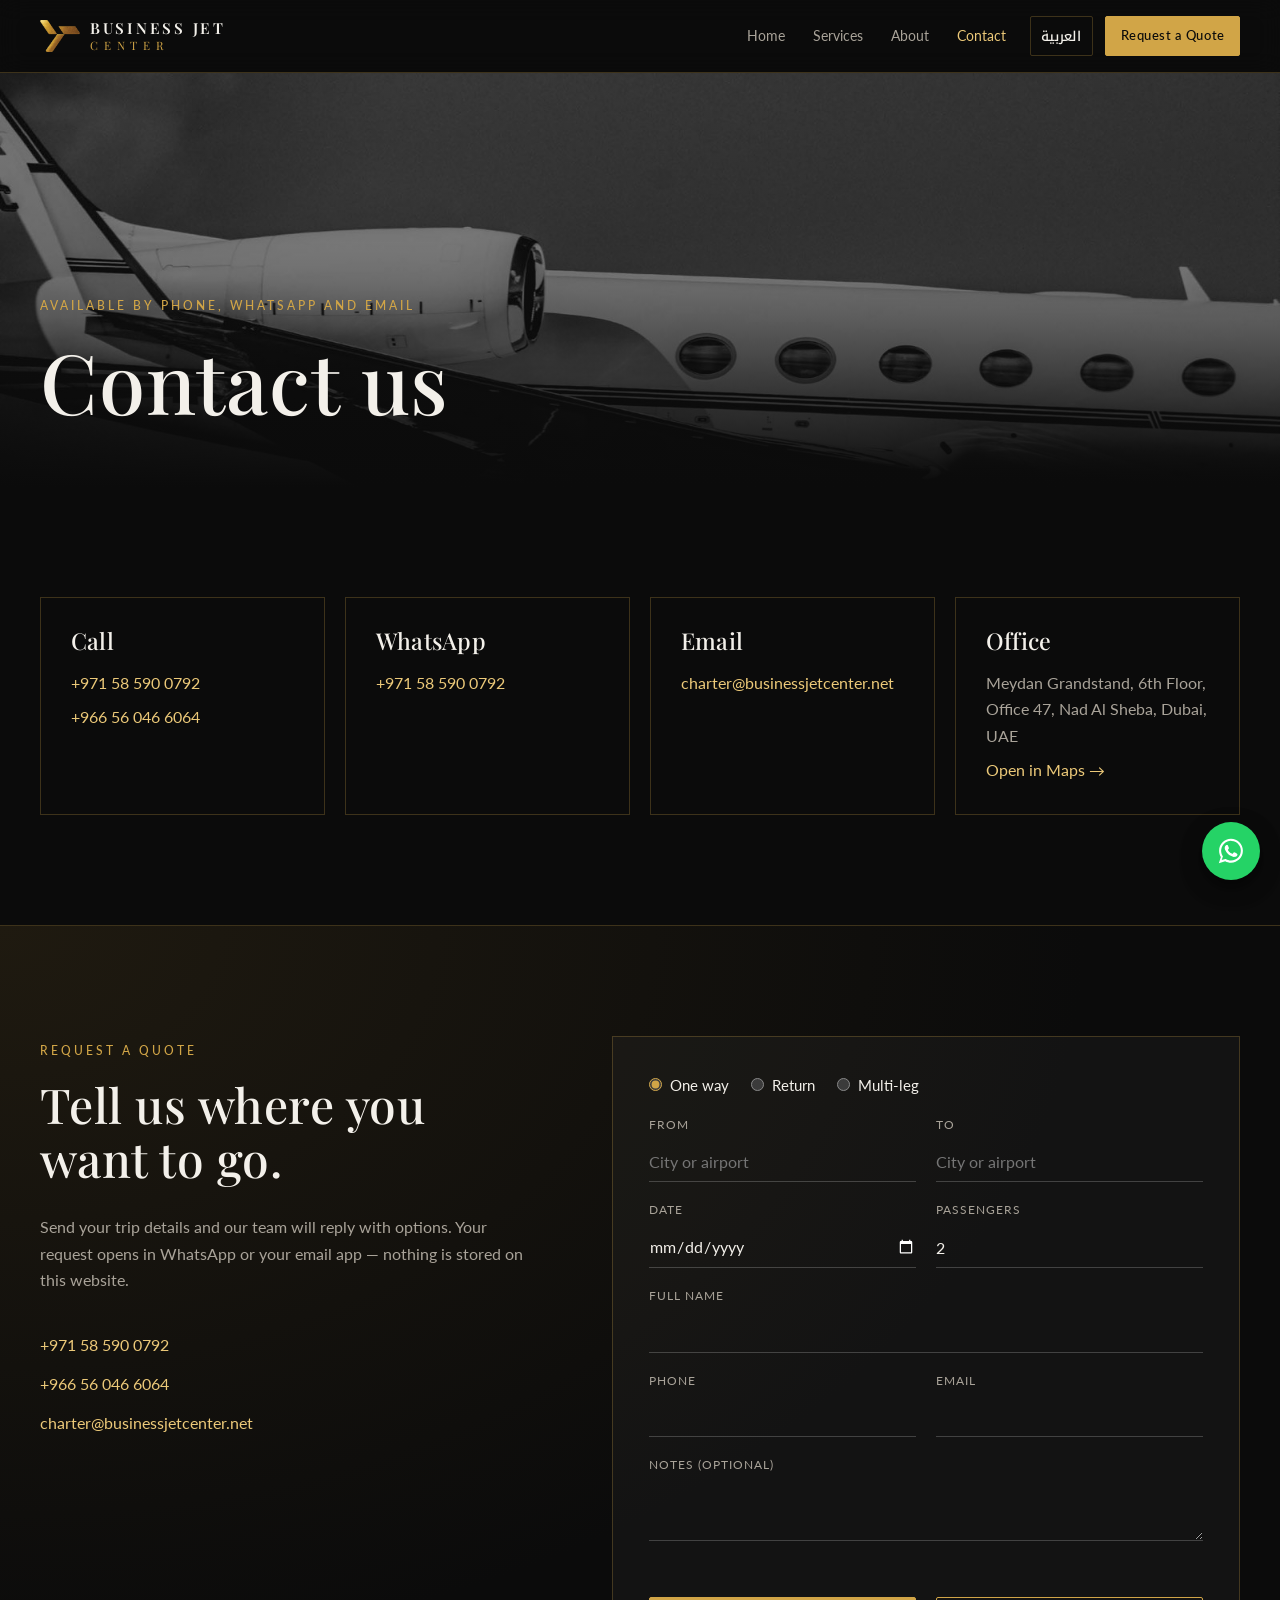
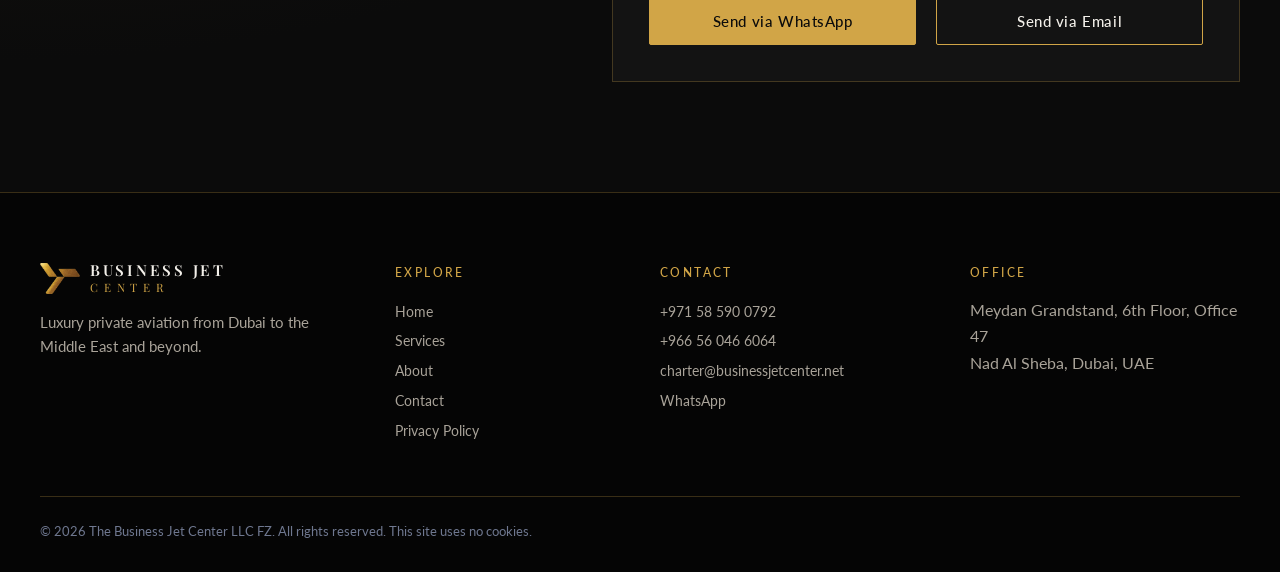
<file: contact/index.html>
<!doctype html><html lang="en" dir="ltr"><head><meta charset="utf-8">
<meta name="viewport" content="width=device-width,initial-scale=1">
<title>Contact | Business Jet Center</title><meta name="description" content="Contact Business Jet Center in Dubai: +971 58 590 0792, +966 56 046 6064, charter@businessjetcenter.net, WhatsApp.">
<link rel="canonical" href="https://businessjetcenter.net/contact/">
<meta property="og:type" content="website"><meta property="og:site_name" content="Business Jet Center">
<meta property="og:title" content="Contact | Business Jet Center"><meta property="og:description" content="Contact Business Jet Center in Dubai: +971 58 590 0792, +966 56 046 6064, charter@businessjetcenter.net, WhatsApp.">
<meta property="og:url" content="https://businessjetcenter.net/contact/"><meta property="og:image" content="https://businessjetcenter.net/img/og.jpg">
<meta name="twitter:card" content="summary_large_image"><meta name="theme-color" content="#0a0f1c">
<link rel="icon" href="/favicon.png" type="image/png"><link rel="apple-touch-icon" href="/apple-touch-icon.png">
<link rel="preconnect" href="https://fonts.googleapis.com"><link rel="preconnect" href="https://fonts.gstatic.com" crossorigin>
<link href="https://fonts.googleapis.com/css2?family=Playfair+Display:ital,wght@0,500;0,700;1,500&family=Lato:wght@400;700&family=Noto+Kufi+Arabic:wght@400;600&display=swap" rel="stylesheet">
<link rel="stylesheet" href="/css/style.css">
<script type="application/ld+json">{"@context":"https://schema.org","@type":"TravelAgency","name":"Business Jet Center","legalName":"The Business Jet Center LLC FZ","url":"https://businessjetcenter.net","email":"charter@businessjetcenter.net","telephone":["+971585900792","+966560466064"],"logo":"https://businessjetcenter.net/img/logo.png","slogan":"The art of effortless luxury travel","address":{"@type":"PostalAddress","streetAddress":"Meydan Grandstand, 6th Floor, Office 47, Meydan Road, Nad Al Sheba","addressLocality":"Dubai","addressCountry":"AE"}}</script>
</head><body data-title-ar="اتصل بنا | بزنس جت سنتر">
<a class="skip" href="#main">Skip to content</a>
<header class="hdr"><div class="wrap hdr-in">
<a class="brand" href="/"><img src="/img/logo.png" alt="Business Jet Center logo" class="mark" width="40" height="31"><span><b>BUSINESS JET</b><i>CENTER</i></span></a>
<nav class="nav" id="nav"><a href="/"><span data-ar="الرئيسية">Home</span></a><a href="/services/"><span data-ar="الخدمات">Services</span></a><a href="/about/"><span data-ar="من نحن">About</span></a><a href="/contact/" aria-current=page><span data-ar="اتصل بنا">Contact</span></a></nav>
<div class="hdr-act"><button class="lang" id="lang" type="button" aria-label="Switch language">العربية</button>
<a class="btn btn-gold sm" href="/#quote"><span data-ar="اطلب عرض سعر">Request a Quote</span></a>
<button class="burger" id="burger" aria-label="Menu" aria-expanded="false"><span></span><span></span></button></div>
</div></header><main id="main"><section class="phero"><img src="/img/jet-bw.jpg" alt=""><div class="hero-sh"></div><div class="wrap"><span class="eyebrow"><span data-ar="متاحون عبر الهاتف وواتساب والبريد">Available by phone, WhatsApp and email</span></span><h1><span data-ar="اتصل بنا">Contact us</span></h1></div></section>
<section class="sec"><div class="wrap contact-grid">
<div class="cbox"><h3><span data-ar="اتصال">Call</span></h3><a href="tel:+971585900792" dir="ltr">+971 58 590 0792</a><a href="tel:+966560466064" dir="ltr">+966 56 046 6064</a></div>
<div class="cbox"><h3>WhatsApp</h3><a href="https://wa.me/971585900792" target="_blank" rel="noopener" dir="ltr">+971 58 590 0792</a></div>
<div class="cbox"><h3><span data-ar="البريد">Email</span></h3><a href="mailto:charter@businessjetcenter.net">charter@businessjetcenter.net</a></div>
<div class="cbox"><h3><span data-ar="المكتب">Office</span></h3><p class="muted" data-ar="ميدان جراند ستاند، الطابق السادس، مكتب 47، ند الشبا، دبي، الإمارات">Meydan Grandstand, 6th Floor, Office 47, Nad Al Sheba, Dubai, UAE</p><a href="https://www.google.com/maps/search/?api=1&query=Meydan+Grandstand+Nad+Al+Sheba+Dubai" target="_blank" rel="noopener"><span data-ar="افتح في الخرائط ←">Open in Maps →</span></a></div>
</div></section><section class="quote" id="quote"><div class="wrap quote-in">
<div class="quote-copy"><span class="eyebrow"><span data-ar="اطلب عرض سعر">Request a Quote</span></span>
<h2><span data-ar="أخبرنا إلى أين تريد الذهاب.">Tell us where you want to go.</span></h2>
<p class="muted" data-ar="أرسل تفاصيل رحلتك وسيرد فريقنا في دبي بالخيارات. يُفتح طلبك في واتساب أو تطبيق البريد — لا يتم حفظ أي شيء على هذا الموقع.">Send your trip details and our team will reply with options. Your request opens in WhatsApp or your email app — nothing is stored on this website.</p>
<ul class="ql"><li><a href="tel:+971585900792" dir="ltr">+971 58 590 0792</a></li><li><a href="tel:+966560466064" dir="ltr">+966 56 046 6064</a></li><li><a href="mailto:charter@businessjetcenter.net">charter@businessjetcenter.net</a></li></ul></div>
<form class="qform" id="qform" novalidate>
<div class="trip"><label><input type="radio" name="trip" value="One way" checked> <span data-ar="ذهاب فقط">One way</span></label><label><input type="radio" name="trip" value="Return"> <span data-ar="ذهاب وعودة">Return</span></label><label><input type="radio" name="trip" value="Multi-leg"> <span data-ar="عدة وجهات">Multi-leg</span></label></div>
<div class="row"><label><span data-ar="من">From</span><input name="from" required data-ar-ph="مدينة أو مطار المغادرة" placeholder="City or airport"></label>
<label><span data-ar="إلى">To</span><input name="to" required data-ar-ph="مدينة أو مطار الوصول" placeholder="City or airport"></label></div>
<div class="row"><label><span data-ar="التاريخ">Date</span><input type="date" name="date" required></label>
<label><span data-ar="عدد الركاب">Passengers</span><input type="number" name="pax" min="1" max="50" value="2" required></label></div>
<label><span data-ar="الاسم الكامل">Full name</span><input name="name" required autocomplete="name"></label>
<div class="row"><label><span data-ar="الهاتف">Phone</span><input type="tel" name="phone" required autocomplete="tel" dir="ltr"></label>
<label><span data-ar="البريد الإلكتروني">Email</span><input type="email" name="email" autocomplete="email" dir="ltr"></label></div>
<label><span data-ar="ملاحظات (اختياري)">Notes (optional)</span><textarea name="notes" rows="2"></textarea></label>
<p class="err" id="qerr" role="alert"></p>
<div class="row btns"><button class="btn btn-gold" type="submit" value="wa"><span data-ar="أرسل عبر واتساب">Send via WhatsApp</span></button>
<button class="btn btn-line" type="submit" value="mail"><span data-ar="أرسل عبر البريد">Send via Email</span></button></div>
</form></div></section></main><footer class="ftr"><div class="wrap ftr-grid">
<div><a class="brand" href="/"><img src="/img/logo.png" alt="Business Jet Center logo" class="mark" width="40" height="31"><span><b>BUSINESS JET</b><i>CENTER</i></span></a>
<p class="muted" data-ar="طيران خاص فاخر من دبي إلى الشرق الأوسط وخارجه.">Luxury private aviation from Dubai to the Middle East and beyond.</p></div>
<div><h4><span data-ar="استكشف">Explore</span></h4><a href="/"><span data-ar="الرئيسية">Home</span></a><a href="/services/"><span data-ar="الخدمات">Services</span></a><a href="/about/"><span data-ar="من نحن">About</span></a><a href="/contact/"><span data-ar="اتصل بنا">Contact</span></a><a href="/privacy/"><span data-ar="سياسة الخصوصية">Privacy Policy</span></a></div>
<div><h4><span data-ar="تواصل">Contact</span></h4><a href="tel:+971585900792" dir="ltr">+971 58 590 0792</a><a href="tel:+966560466064" dir="ltr">+966 56 046 6064</a><a href="mailto:charter@businessjetcenter.net">charter@businessjetcenter.net</a><a href="https://wa.me/971585900792" target="_blank" rel="noopener">WhatsApp</a></div>
<div><h4><span data-ar="المكتب">Office</span></h4><p class="muted" data-ar="ميدان جراند ستاند، الطابق السادس، مكتب 47&lt;br&gt;ند الشبا، دبي، الإمارات">Meydan Grandstand, 6th Floor, Office 47<br>Nad Al Sheba, Dubai, UAE</p></div>
</div><div class="wrap legal">© <span id="yr">2026</span> The Business Jet Center LLC FZ. <span data-ar="جميع الحقوق محفوظة. لا يستخدم هذا الموقع ملفات تعريف الارتباط.">All rights reserved. This site uses no cookies.</span></div></footer>
<a class="wa-fab" href="https://wa.me/971585900792" target="_blank" rel="noopener" aria-label="WhatsApp"><svg viewBox="0 0 24 24"><path fill="currentColor" d="M12 2a10 10 0 0 0-8.6 15.1L2 22l5-1.3A10 10 0 1 0 12 2zm5.3 14.1c-.2.6-1.3 1.2-1.8 1.2-.5.1-1 .2-3.3-.7-2.8-1.1-4.5-4-4.7-4.2-.1-.2-1.1-1.5-1.1-2.8s.7-2 1-2.3c.2-.3.5-.3.7-.3h.5c.2 0 .4 0 .6.5l.8 2c.1.2.1.4 0 .5l-.3.5-.4.4c-.1.2-.3.3-.1.6.2.3.8 1.3 1.7 2.1 1.2 1 2.1 1.3 2.4 1.5.3.1.5.1.6-.1l.9-1.1c.2-.3.4-.2.7-.1l1.9.9c.3.1.5.2.5.3.1.2.1.7-.1 1.3z"/></svg></a>
<script src="/js/main.js" defer></script><a class="wa-float" href="https://wa.me/971585900792?text=Hello%20Business%20Jet%20Center" target="_blank" rel="noopener" aria-label="Chat on WhatsApp"><svg viewBox="0 0 32 32" width="30" height="30" fill="#fff" aria-hidden="true"><path d="M16 3C9 3 3.3 8.6 3.3 15.6c0 2.5.7 4.8 1.9 6.8L3 29l6.8-2.1c1.9 1 4 1.6 6.2 1.6 7 0 12.7-5.7 12.7-12.7S23 3 16 3zm0 23.2c-2 0-3.9-.6-5.5-1.6l-.4-.2-4 1.2 1.3-3.9-.3-.4a10.5 10.5 0 1 1 8.9 4.9zm5.8-7.8c-.3-.2-1.9-.9-2.2-1-.3-.1-.5-.2-.7.2-.2.3-.8 1-1 1.2-.2.2-.4.2-.7.1-.3-.2-1.3-.5-2.6-1.6-1-.9-1.6-1.9-1.8-2.2-.2-.3 0-.5.1-.7l.5-.6c.2-.2.2-.3.3-.6.1-.2 0-.4 0-.6l-1-2.4c-.3-.6-.5-.5-.7-.5h-.6c-.2 0-.6.1-.9.4-.3.3-1.2 1.1-1.2 2.8s1.2 3.2 1.4 3.5c.2.2 2.4 3.6 5.7 5 .8.4 1.4.6 1.9.7.8.3 1.5.2 2.1.1.6-.1 1.9-.8 2.2-1.5.3-.7.3-1.4.2-1.5-.1-.2-.3-.3-.6-.4z"/></svg></a>
</body></html>
</file>
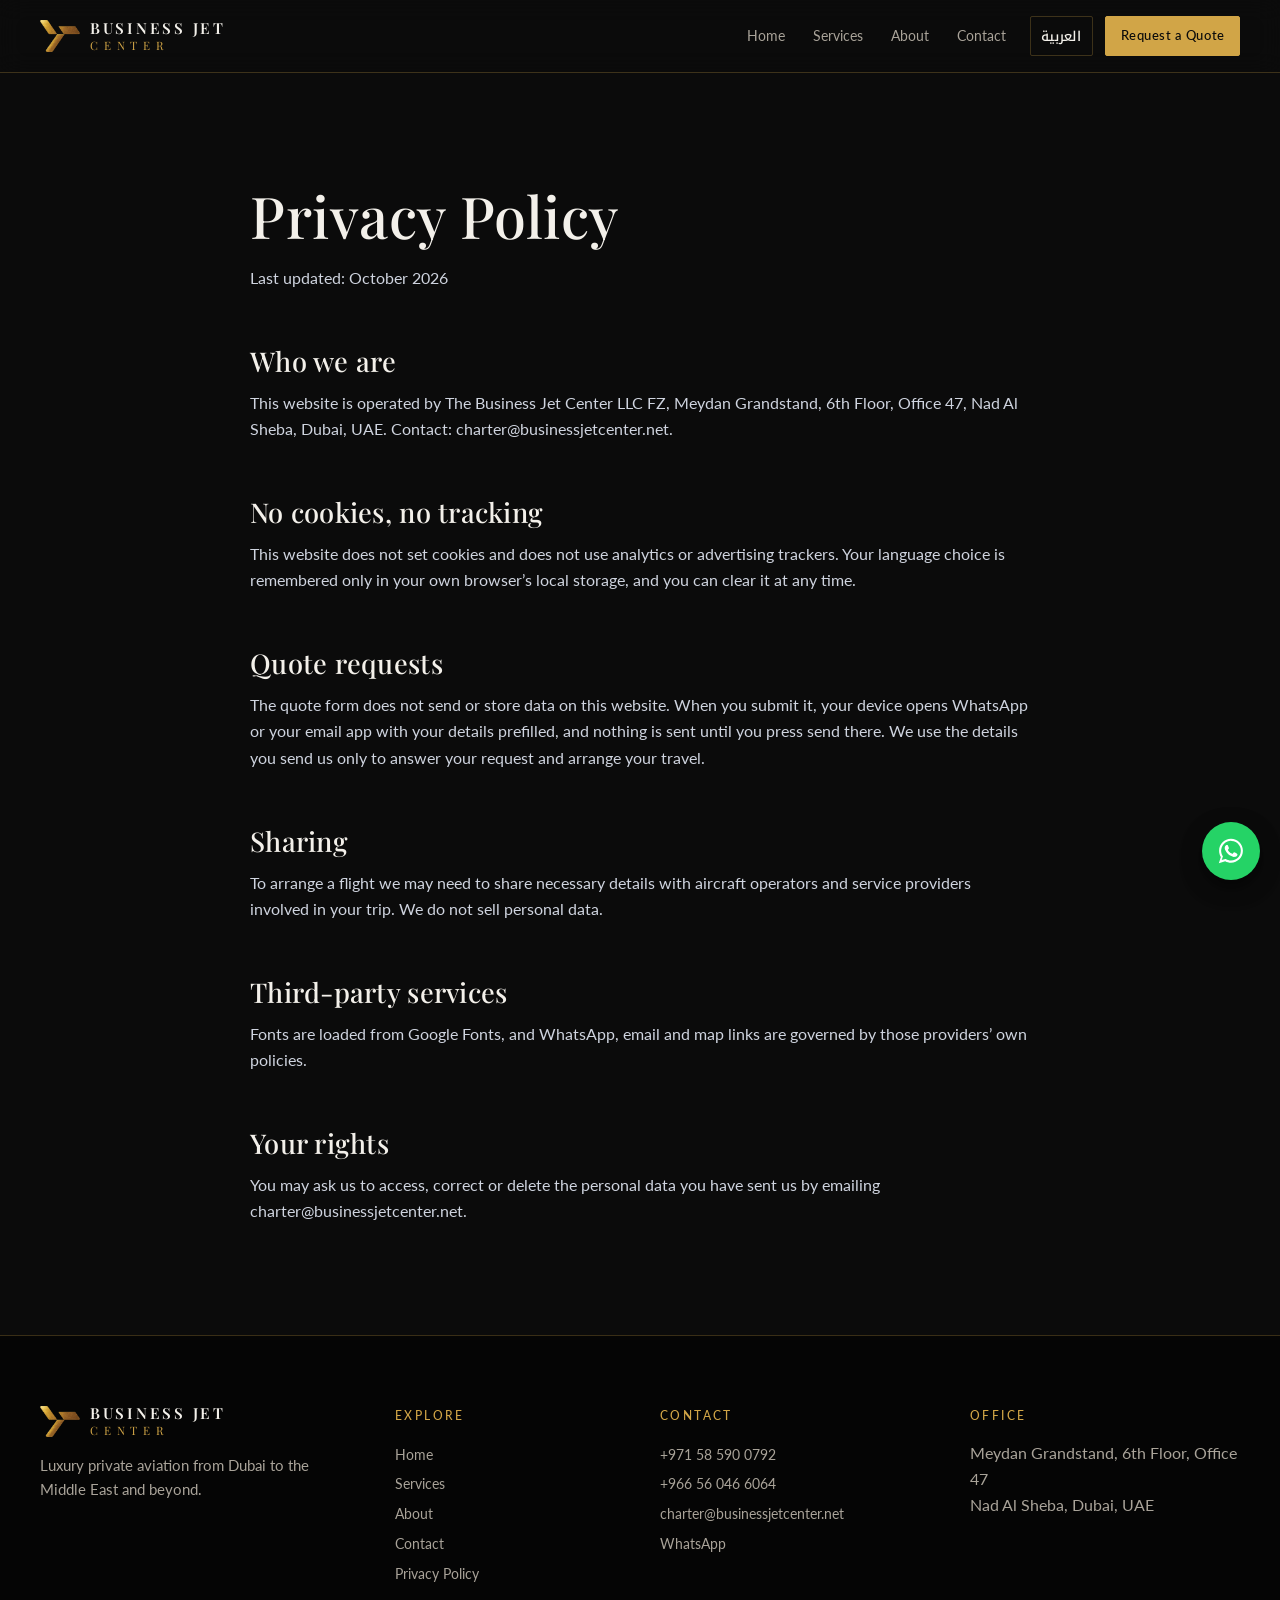
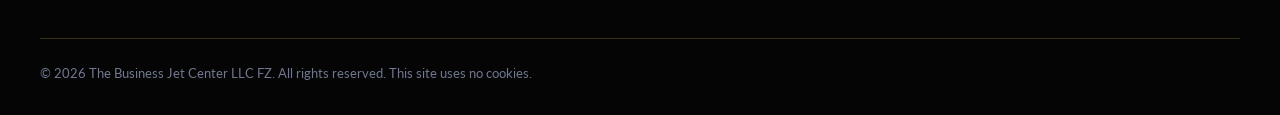
<file: privacy/index.html>
<!doctype html><html lang="en" dir="ltr"><head><meta charset="utf-8">
<meta name="viewport" content="width=device-width,initial-scale=1">
<title>Privacy Policy | Business Jet Center</title><meta name="description" content="Privacy Policy for businessjetcenter.net. Cookie-free, no tracking.">
<link rel="canonical" href="https://businessjetcenter.net/privacy/">
<meta property="og:type" content="website"><meta property="og:site_name" content="Business Jet Center">
<meta property="og:title" content="Privacy Policy | Business Jet Center"><meta property="og:description" content="Privacy Policy for businessjetcenter.net. Cookie-free, no tracking.">
<meta property="og:url" content="https://businessjetcenter.net/privacy/"><meta property="og:image" content="https://businessjetcenter.net/img/og.jpg">
<meta name="twitter:card" content="summary_large_image"><meta name="theme-color" content="#0a0f1c">
<link rel="icon" href="/favicon.png" type="image/png"><link rel="apple-touch-icon" href="/apple-touch-icon.png">
<link rel="preconnect" href="https://fonts.googleapis.com"><link rel="preconnect" href="https://fonts.gstatic.com" crossorigin>
<link href="https://fonts.googleapis.com/css2?family=Playfair+Display:ital,wght@0,500;0,700;1,500&family=Lato:wght@400;700&family=Noto+Kufi+Arabic:wght@400;600&display=swap" rel="stylesheet">
<link rel="stylesheet" href="/css/style.css">
<script type="application/ld+json">{"@context":"https://schema.org","@type":"TravelAgency","name":"Business Jet Center","legalName":"The Business Jet Center LLC FZ","url":"https://businessjetcenter.net","email":"charter@businessjetcenter.net","telephone":["+971585900792","+966560466064"],"logo":"https://businessjetcenter.net/img/logo.png","slogan":"The art of effortless luxury travel","address":{"@type":"PostalAddress","streetAddress":"Meydan Grandstand, 6th Floor, Office 47, Meydan Road, Nad Al Sheba","addressLocality":"Dubai","addressCountry":"AE"}}</script>
</head><body data-title-ar="سياسة الخصوصية | بزنس جت سنتر">
<a class="skip" href="#main">Skip to content</a>
<header class="hdr"><div class="wrap hdr-in">
<a class="brand" href="/"><img src="/img/logo.png" alt="Business Jet Center logo" class="mark" width="40" height="31"><span><b>BUSINESS JET</b><i>CENTER</i></span></a>
<nav class="nav" id="nav"><a href="/"><span data-ar="الرئيسية">Home</span></a><a href="/services/"><span data-ar="الخدمات">Services</span></a><a href="/about/"><span data-ar="من نحن">About</span></a><a href="/contact/"><span data-ar="اتصل بنا">Contact</span></a></nav>
<div class="hdr-act"><button class="lang" id="lang" type="button" aria-label="Switch language">العربية</button>
<a class="btn btn-gold sm" href="/#quote"><span data-ar="اطلب عرض سعر">Request a Quote</span></a>
<button class="burger" id="burger" aria-label="Menu" aria-expanded="false"><span></span><span></span></button></div>
</div></header><main id="main"><section class="sec"><div class="wrap prose"><h1><span data-ar="سياسة الخصوصية">Privacy Policy</span></h1><p class="muted" data-ar="آخر تحديث: أكتوبر 2026">Last updated: October 2026</p><h2><span data-ar="من نحن">Who we are</span></h2><p data-ar="يدير هذا الموقع شركة ذا بزنس جت سنتر ذ.م.م (منطقة حرة)، ميدان جراند ستاند، الطابق السادس، مكتب 47، ند الشبا، دبي، الإمارات. للتواصل: charter@businessjetcenter.net.">This website is operated by The Business Jet Center LLC FZ, Meydan Grandstand, 6th Floor, Office 47, Nad Al Sheba, Dubai, UAE. Contact: charter@businessjetcenter.net.</p><h2><span data-ar="بدون ملفات تعريف ارتباط أو تتبع">No cookies, no tracking</span></h2><p data-ar="لا يضع هذا الموقع ملفات تعريف ارتباط ولا يستخدم أدوات تحليل أو تتبع إعلاني. يُحفظ اختيار اللغة فقط في التخزين المحلي لمتصفحك ويمكنك مسحه في أي وقت.">This website does not set cookies and does not use analytics or advertising trackers. Your language choice is remembered only in your own browser’s local storage, and you can clear it at any time.</p><h2><span data-ar="طلبات عروض الأسعار">Quote requests</span></h2><p data-ar="لا يرسل نموذج الطلب أي بيانات ولا يخزنها على هذا الموقع. عند الإرسال يفتح جهازك واتساب أو تطبيق البريد مع تعبئة بياناتك، ولا يُرسل شيء حتى تضغط إرسال هناك. نستخدم البيانات التي ترسلها فقط للرد على طلبك وترتيب سفرك.">The quote form does not send or store data on this website. When you submit it, your device opens WhatsApp or your email app with your details prefilled, and nothing is sent until you press send there. We use the details you send us only to answer your request and arrange your travel.</p><h2><span data-ar="مشاركة البيانات">Sharing</span></h2><p data-ar="لترتيب الرحلة قد نحتاج إلى مشاركة البيانات الضرورية مع مشغلي الطائرات ومقدمي الخدمات المعنيين برحلتك. لا نبيع البيانات الشخصية.">To arrange a flight we may need to share necessary details with aircraft operators and service providers involved in your trip. We do not sell personal data.</p><h2><span data-ar="خدمات الطرف الثالث">Third-party services</span></h2><p data-ar="يتم تحميل الخطوط من Google Fonts، وتخضع روابط واتساب والبريد والخرائط لسياسات مزوديها.">Fonts are loaded from Google Fonts, and WhatsApp, email and map links are governed by those providers’ own policies.</p><h2><span data-ar="حقوقك">Your rights</span></h2><p data-ar="يمكنك طلب الاطلاع على بياناتك الشخصية التي أرسلتها لنا أو تصحيحها أو حذفها عبر البريد charter@businessjetcenter.net.">You may ask us to access, correct or delete the personal data you have sent us by emailing charter@businessjetcenter.net.</p></div></section></main><footer class="ftr"><div class="wrap ftr-grid">
<div><a class="brand" href="/"><img src="/img/logo.png" alt="Business Jet Center logo" class="mark" width="40" height="31"><span><b>BUSINESS JET</b><i>CENTER</i></span></a>
<p class="muted" data-ar="طيران خاص فاخر من دبي إلى الشرق الأوسط وخارجه.">Luxury private aviation from Dubai to the Middle East and beyond.</p></div>
<div><h4><span data-ar="استكشف">Explore</span></h4><a href="/"><span data-ar="الرئيسية">Home</span></a><a href="/services/"><span data-ar="الخدمات">Services</span></a><a href="/about/"><span data-ar="من نحن">About</span></a><a href="/contact/"><span data-ar="اتصل بنا">Contact</span></a><a href="/privacy/"><span data-ar="سياسة الخصوصية">Privacy Policy</span></a></div>
<div><h4><span data-ar="تواصل">Contact</span></h4><a href="tel:+971585900792" dir="ltr">+971 58 590 0792</a><a href="tel:+966560466064" dir="ltr">+966 56 046 6064</a><a href="mailto:charter@businessjetcenter.net">charter@businessjetcenter.net</a><a href="https://wa.me/971585900792" target="_blank" rel="noopener">WhatsApp</a></div>
<div><h4><span data-ar="المكتب">Office</span></h4><p class="muted" data-ar="ميدان جراند ستاند، الطابق السادس، مكتب 47&lt;br&gt;ند الشبا، دبي، الإمارات">Meydan Grandstand, 6th Floor, Office 47<br>Nad Al Sheba, Dubai, UAE</p></div>
</div><div class="wrap legal">© <span id="yr">2026</span> The Business Jet Center LLC FZ. <span data-ar="جميع الحقوق محفوظة. لا يستخدم هذا الموقع ملفات تعريف الارتباط.">All rights reserved. This site uses no cookies.</span></div></footer>
<a class="wa-fab" href="https://wa.me/971585900792" target="_blank" rel="noopener" aria-label="WhatsApp"><svg viewBox="0 0 24 24"><path fill="currentColor" d="M12 2a10 10 0 0 0-8.6 15.1L2 22l5-1.3A10 10 0 1 0 12 2zm5.3 14.1c-.2.6-1.3 1.2-1.8 1.2-.5.1-1 .2-3.3-.7-2.8-1.1-4.5-4-4.7-4.2-.1-.2-1.1-1.5-1.1-2.8s.7-2 1-2.3c.2-.3.5-.3.7-.3h.5c.2 0 .4 0 .6.5l.8 2c.1.2.1.4 0 .5l-.3.5-.4.4c-.1.2-.3.3-.1.6.2.3.8 1.3 1.7 2.1 1.2 1 2.1 1.3 2.4 1.5.3.1.5.1.6-.1l.9-1.1c.2-.3.4-.2.7-.1l1.9.9c.3.1.5.2.5.3.1.2.1.7-.1 1.3z"/></svg></a>
<script src="/js/main.js" defer></script><a class="wa-float" href="https://wa.me/971585900792?text=Hello%20Business%20Jet%20Center" target="_blank" rel="noopener" aria-label="Chat on WhatsApp"><svg viewBox="0 0 32 32" width="30" height="30" fill="#fff" aria-hidden="true"><path d="M16 3C9 3 3.3 8.6 3.3 15.6c0 2.5.7 4.8 1.9 6.8L3 29l6.8-2.1c1.9 1 4 1.6 6.2 1.6 7 0 12.7-5.7 12.7-12.7S23 3 16 3zm0 23.2c-2 0-3.9-.6-5.5-1.6l-.4-.2-4 1.2 1.3-3.9-.3-.4a10.5 10.5 0 1 1 8.9 4.9zm5.8-7.8c-.3-.2-1.9-.9-2.2-1-.3-.1-.5-.2-.7.2-.2.3-.8 1-1 1.2-.2.2-.4.2-.7.1-.3-.2-1.3-.5-2.6-1.6-1-.9-1.6-1.9-1.8-2.2-.2-.3 0-.5.1-.7l.5-.6c.2-.2.2-.3.3-.6.1-.2 0-.4 0-.6l-1-2.4c-.3-.6-.5-.5-.7-.5h-.6c-.2 0-.6.1-.9.4-.3.3-1.2 1.1-1.2 2.8s1.2 3.2 1.4 3.5c.2.2 2.4 3.6 5.7 5 .8.4 1.4.6 1.9.7.8.3 1.5.2 2.1.1.6-.1 1.9-.8 2.2-1.5.3-.7.3-1.4.2-1.5-.1-.2-.3-.3-.6-.4z"/></svg></a>
</body></html>
</file>
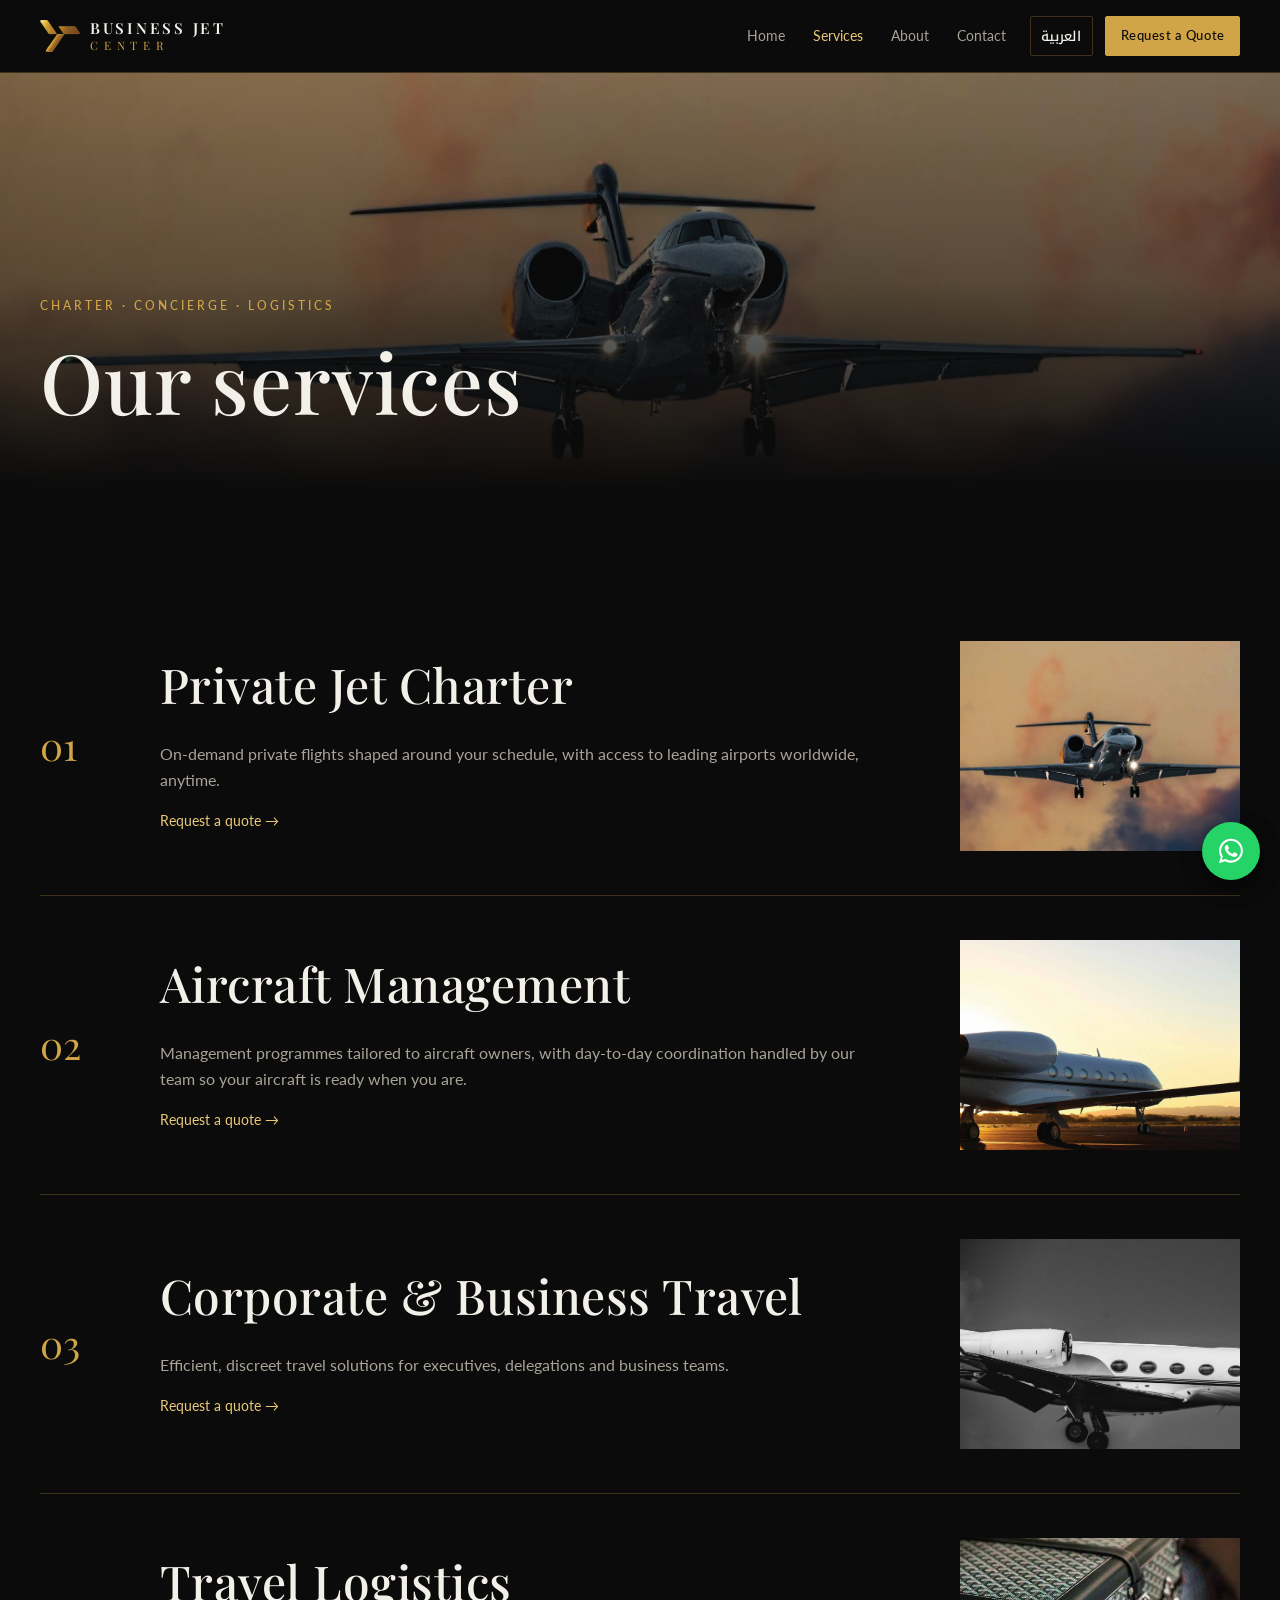
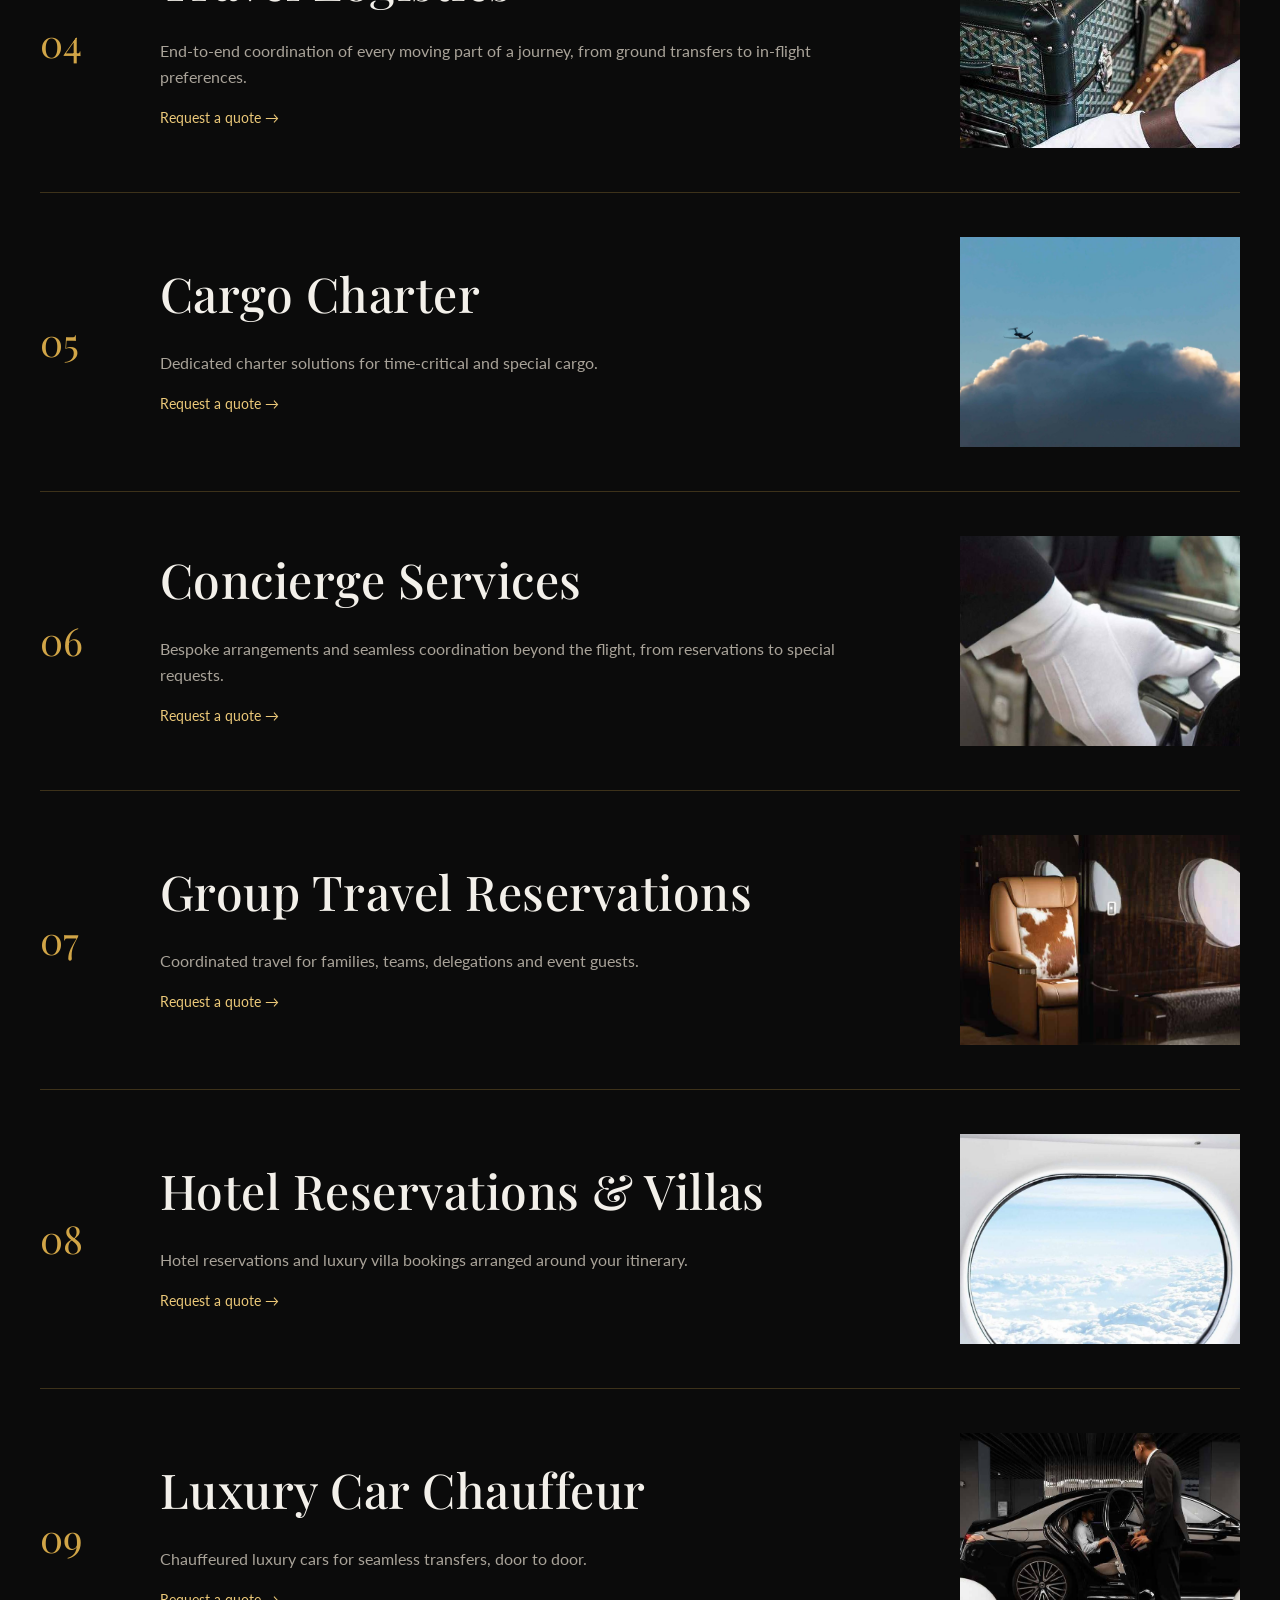
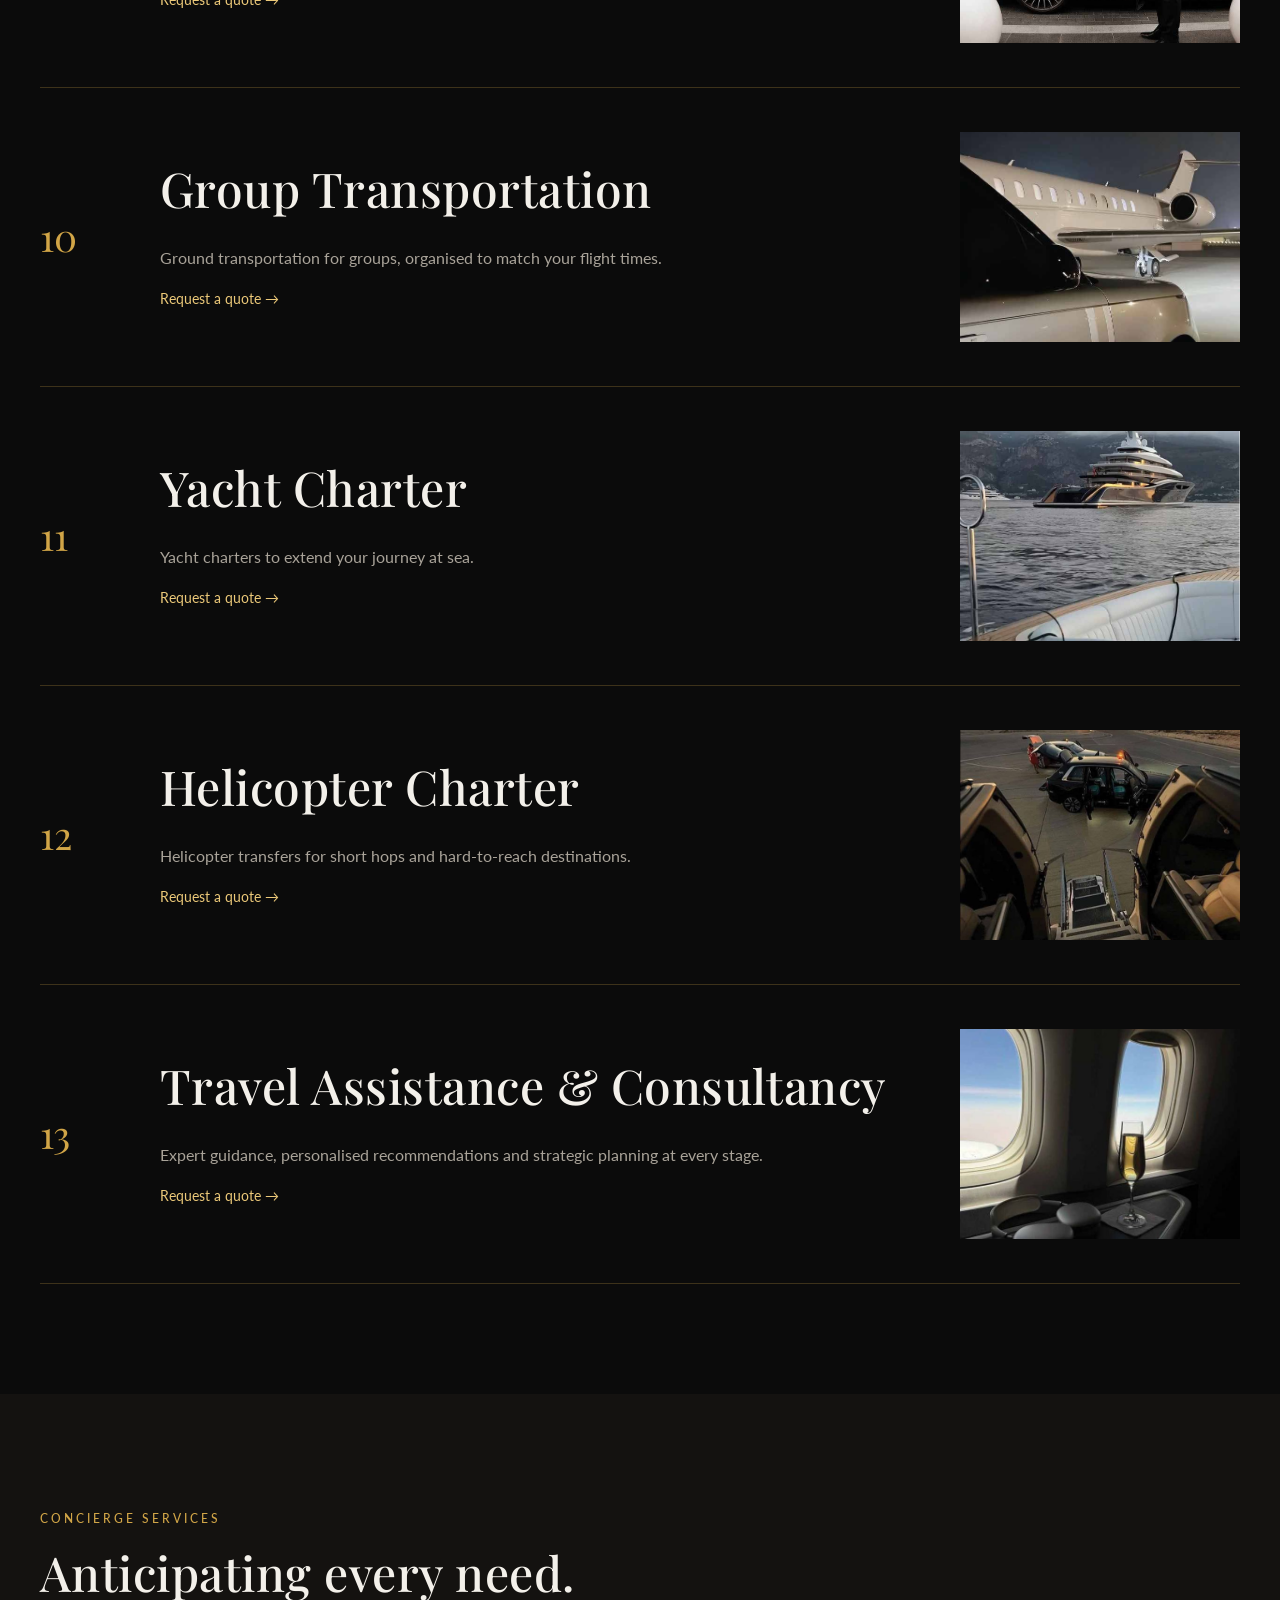
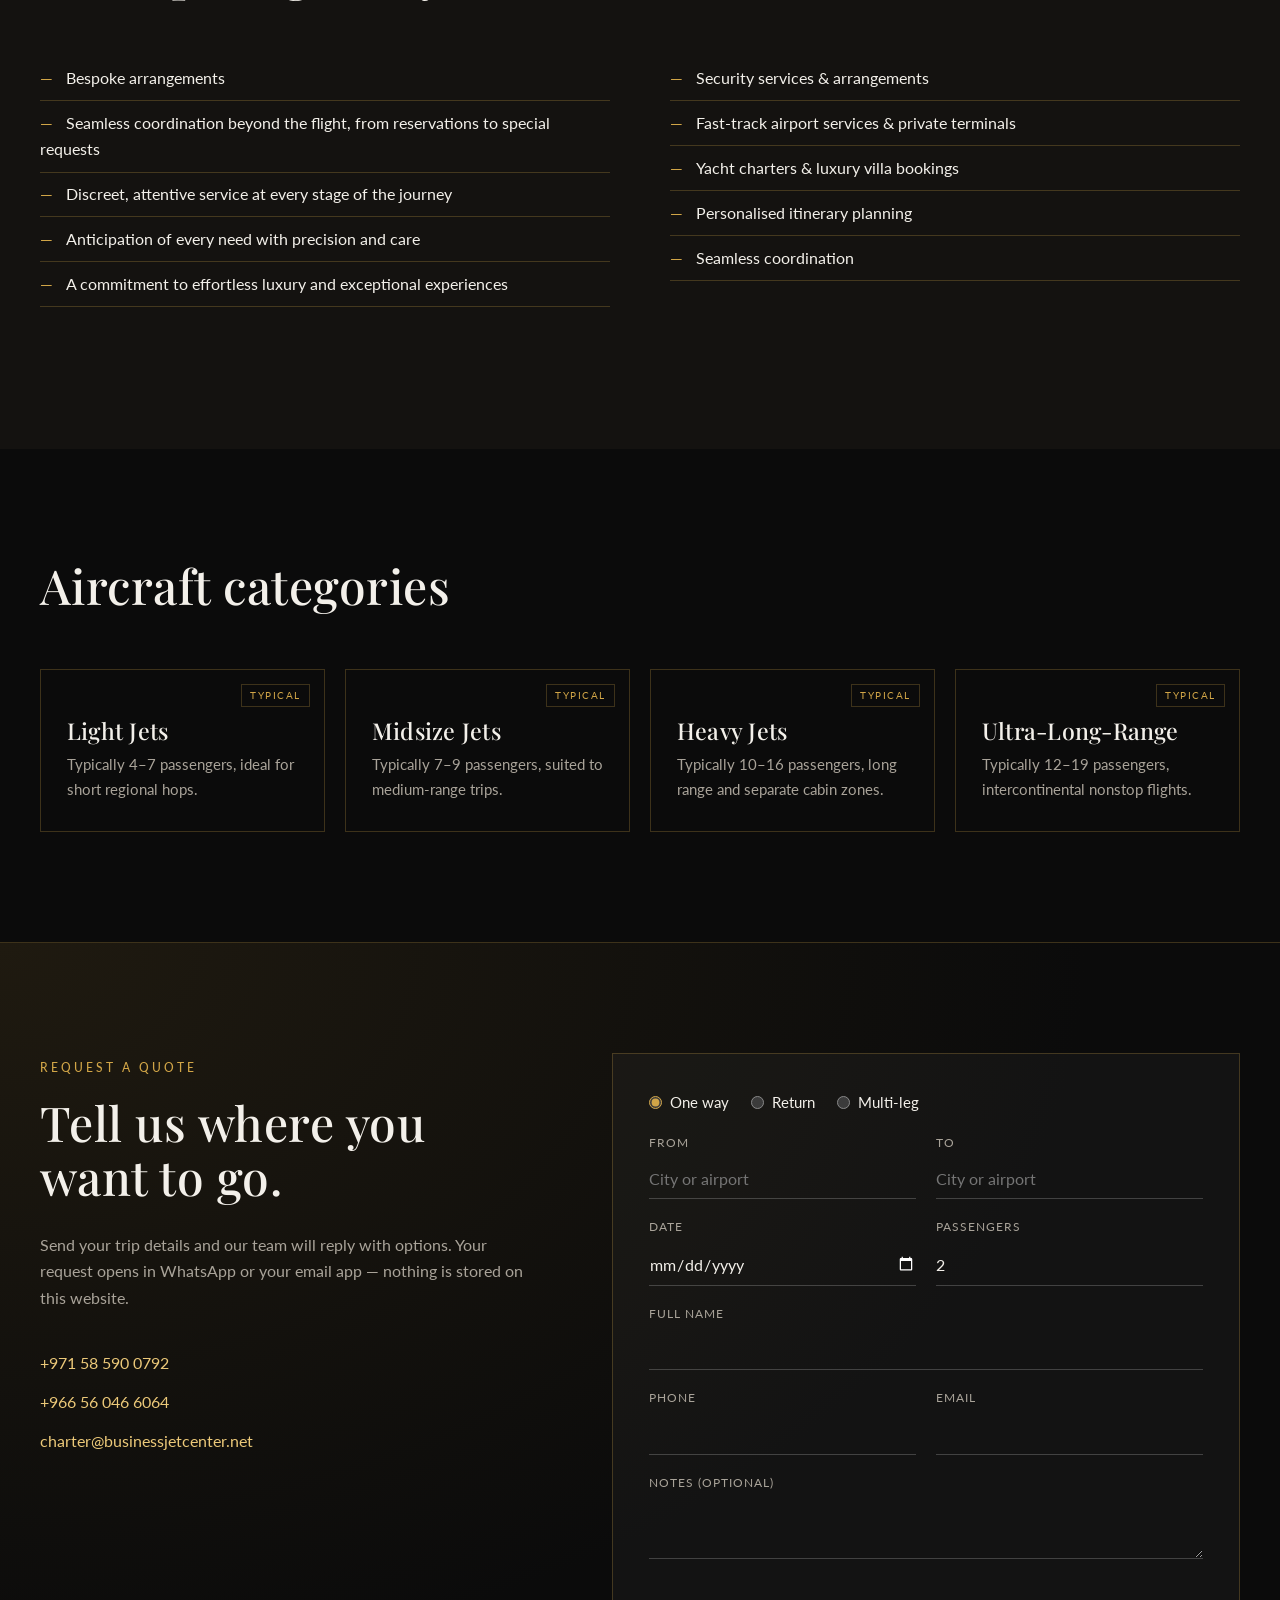
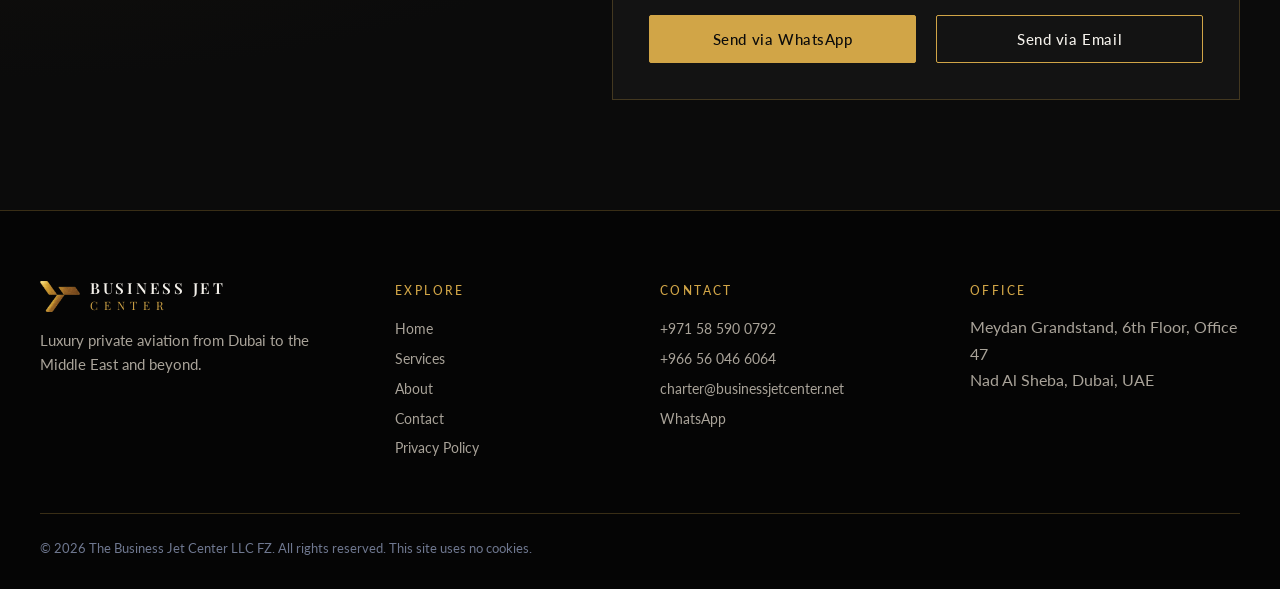
<file: services/index.html>
<!doctype html><html lang="en" dir="ltr"><head><meta charset="utf-8">
<meta name="viewport" content="width=device-width,initial-scale=1">
<title>Services | Business Jet Center</title><meta name="description" content="Private jet charter, aircraft management, corporate travel, travel logistics, cargo charter, concierge, group and hotel reservations, chauffeur, yacht and helicopter charter from Dubai.">
<link rel="canonical" href="https://businessjetcenter.net/services/">
<meta property="og:type" content="website"><meta property="og:site_name" content="Business Jet Center">
<meta property="og:title" content="Services | Business Jet Center"><meta property="og:description" content="Private jet charter, aircraft management, corporate travel, travel logistics, cargo charter, concierge, group and hotel reservations, chauffeur, yacht and helicopter charter from Dubai.">
<meta property="og:url" content="https://businessjetcenter.net/services/"><meta property="og:image" content="https://businessjetcenter.net/img/og.jpg">
<meta name="twitter:card" content="summary_large_image"><meta name="theme-color" content="#0a0f1c">
<link rel="icon" href="/favicon.png" type="image/png"><link rel="apple-touch-icon" href="/apple-touch-icon.png">
<link rel="preconnect" href="https://fonts.googleapis.com"><link rel="preconnect" href="https://fonts.gstatic.com" crossorigin>
<link href="https://fonts.googleapis.com/css2?family=Playfair+Display:ital,wght@0,500;0,700;1,500&family=Lato:wght@400;700&family=Noto+Kufi+Arabic:wght@400;600&display=swap" rel="stylesheet">
<link rel="stylesheet" href="/css/style.css">
<script type="application/ld+json">{"@context":"https://schema.org","@type":"TravelAgency","name":"Business Jet Center","legalName":"The Business Jet Center LLC FZ","url":"https://businessjetcenter.net","email":"charter@businessjetcenter.net","telephone":["+971585900792","+966560466064"],"logo":"https://businessjetcenter.net/img/logo.png","slogan":"The art of effortless luxury travel","address":{"@type":"PostalAddress","streetAddress":"Meydan Grandstand, 6th Floor, Office 47, Meydan Road, Nad Al Sheba","addressLocality":"Dubai","addressCountry":"AE"}}</script>
</head><body data-title-ar="الخدمات | بزنس جت سنتر">
<a class="skip" href="#main">Skip to content</a>
<header class="hdr"><div class="wrap hdr-in">
<a class="brand" href="/"><img src="/img/logo.png" alt="Business Jet Center logo" class="mark" width="40" height="31"><span><b>BUSINESS JET</b><i>CENTER</i></span></a>
<nav class="nav" id="nav"><a href="/"><span data-ar="الرئيسية">Home</span></a><a href="/services/" aria-current=page><span data-ar="الخدمات">Services</span></a><a href="/about/"><span data-ar="من نحن">About</span></a><a href="/contact/"><span data-ar="اتصل بنا">Contact</span></a></nav>
<div class="hdr-act"><button class="lang" id="lang" type="button" aria-label="Switch language">العربية</button>
<a class="btn btn-gold sm" href="/#quote"><span data-ar="اطلب عرض سعر">Request a Quote</span></a>
<button class="burger" id="burger" aria-label="Menu" aria-expanded="false"><span></span><span></span></button></div>
</div></header><main id="main"><section class="phero"><img src="/img/jet-sunset.jpg" alt=""><div class="hero-sh"></div><div class="wrap"><span class="eyebrow"><span data-ar="طيران · كونسيرج · لوجستيات">Charter · Concierge · Logistics</span></span><h1><span data-ar="خدماتنا">Our services</span></h1></div></section><section class="sec"><div class="wrap svc"><article class="svc-i" id="charter"><span class="num">01</span><div><h2><span data-ar="تأجير الطائرات الخاصة">Private Jet Charter</span></h2><p class="muted" data-ar="رحلات خاصة حسب الطلب وفق جدولك، مع الوصول إلى أبرز مطارات العالم في أي وقت.">On-demand private flights shaped around your schedule, with access to leading airports worldwide, anytime.</p><a class="link" href="/#quote"><span data-ar="اطلب عرض سعر ←">Request a quote →</span></a></div><img src="/img/jet-sunset.jpg" alt="" loading="lazy"></article><article class="svc-i" id="management"><span class="num">02</span><div><h2><span data-ar="إدارة الطائرات">Aircraft Management</span></h2><p class="muted" data-ar="برامج إدارة مصممة لمالكي الطائرات، يتولى فريقنا فيها التنسيق اليومي لتكون طائرتك جاهزة متى احتجت إليها.">Management programmes tailored to aircraft owners, with day-to-day coordination handled by our team so your aircraft is ready when you are.</p><a class="link" href="/#quote"><span data-ar="اطلب عرض سعر ←">Request a quote →</span></a></div><img src="/img/hero.jpg" alt="" loading="lazy"></article><article class="svc-i" id="corporate"><span class="num">03</span><div><h2><span data-ar="سفر الشركات والأعمال">Corporate & Business Travel</span></h2><p class="muted" data-ar="حلول سفر فعّالة وسرية للتنفيذيين والوفود وفرق الأعمال.">Efficient, discreet travel solutions for executives, delegations and business teams.</p><a class="link" href="/#quote"><span data-ar="اطلب عرض سعر ←">Request a quote →</span></a></div><img src="/img/jet-bw.jpg" alt="" loading="lazy"></article><article class="svc-i" id="logistics"><span class="num">04</span><div><h2><span data-ar="لوجستيات السفر">Travel Logistics</span></h2><p class="muted" data-ar="تنسيق شامل لكل تفاصيل الرحلة، من النقل الأرضي إلى تفضيلاتك على متن الطائرة.">End-to-end coordination of every moving part of a journey, from ground transfers to in-flight preferences.</p><a class="link" href="/#quote"><span data-ar="اطلب عرض سعر ←">Request a quote →</span></a></div><img src="/img/luggage.jpg" alt="" loading="lazy"></article><article class="svc-i" id="cargo"><span class="num">05</span><div><h2><span data-ar="الشحن الجوي المستأجر">Cargo Charter</span></h2><p class="muted" data-ar="حلول طيران مستأجر مخصصة للشحنات العاجلة والخاصة.">Dedicated charter solutions for time-critical and special cargo.</p><a class="link" href="/#quote"><span data-ar="اطلب عرض سعر ←">Request a quote →</span></a></div><img src="/img/clouds.jpg" alt="" loading="lazy"></article><article class="svc-i" id="concierge"><span class="num">06</span><div><h2><span data-ar="خدمات الكونسيرج">Concierge Services</span></h2><p class="muted" data-ar="ترتيبات مصممة خصيصاً وتنسيق سلس يتجاوز الرحلة، من الحجوزات إلى الطلبات الخاصة.">Bespoke arrangements and seamless coordination beyond the flight, from reservations to special requests.</p><a class="link" href="/#quote"><span data-ar="اطلب عرض سعر ←">Request a quote →</span></a></div><img src="/img/chauffeur-door.jpg" alt="" loading="lazy"></article><article class="svc-i" id="group"><span class="num">07</span><div><h2><span data-ar="حجوزات السفر الجماعي">Group Travel Reservations</span></h2><p class="muted" data-ar="سفر منسق للعائلات والفرق والوفود وضيوف الفعاليات.">Coordinated travel for families, teams, delegations and event guests.</p><a class="link" href="/#quote"><span data-ar="اطلب عرض سعر ←">Request a quote →</span></a></div><img src="/img/cabin.jpg" alt="" loading="lazy"></article><article class="svc-i" id="hotels"><span class="num">08</span><div><h2><span data-ar="حجوزات الفنادق والفلل">Hotel Reservations & Villas</span></h2><p class="muted" data-ar="حجوزات الفنادق والفلل الفاخرة بما يتناسب مع برنامج رحلتك.">Hotel reservations and luxury villa bookings arranged around your itinerary.</p><a class="link" href="/#quote"><span data-ar="اطلب عرض سعر ←">Request a quote →</span></a></div><img src="/img/window.jpg" alt="" loading="lazy"></article><article class="svc-i" id="chauffeur"><span class="num">09</span><div><h2><span data-ar="سيارات فاخرة مع سائق">Luxury Car Chauffeur</span></h2><p class="muted" data-ar="سيارات فاخرة مع سائق لتنقلات سلسة من الباب إلى الباب.">Chauffeured luxury cars for seamless transfers, door to door.</p><a class="link" href="/#quote"><span data-ar="اطلب عرض سعر ←">Request a quote →</span></a></div><img src="/img/chauffeur.jpg" alt="" loading="lazy"></article><article class="svc-i" id="transport"><span class="num">10</span><div><h2><span data-ar="النقل الجماعي">Group Transportation</span></h2><p class="muted" data-ar="نقل أرضي للمجموعات منظم ليتوافق مع مواعيد رحلاتك.">Ground transportation for groups, organised to match your flight times.</p><a class="link" href="/#quote"><span data-ar="اطلب عرض سعر ←">Request a quote →</span></a></div><img src="/img/car-jet.jpg" alt="" loading="lazy"></article><article class="svc-i" id="yacht"><span class="num">11</span><div><h2><span data-ar="تأجير اليخوت">Yacht Charter</span></h2><p class="muted" data-ar="تأجير اليخوت لتكمل رحلتك في البحر.">Yacht charters to extend your journey at sea.</p><a class="link" href="/#quote"><span data-ar="اطلب عرض سعر ←">Request a quote →</span></a></div><img src="/img/yacht.jpg" alt="" loading="lazy"></article><article class="svc-i" id="helicopter"><span class="num">12</span><div><h2><span data-ar="تأجير المروحيات">Helicopter Charter</span></h2><p class="muted" data-ar="تنقلات بالمروحية للمسافات القصيرة والوجهات صعبة الوصول.">Helicopter transfers for short hops and hard-to-reach destinations.</p><a class="link" href="/#quote"><span data-ar="اطلب عرض سعر ←">Request a quote →</span></a></div><img src="/img/airstair.jpg" alt="" loading="lazy"></article><article class="svc-i" id="consultancy"><span class="num">13</span><div><h2><span data-ar="المساعدة والاستشارات في السفر">Travel Assistance & Consultancy</span></h2><p class="muted" data-ar="إرشاد متخصص وتوصيات شخصية وتخطيط استراتيجي في كل مرحلة.">Expert guidance, personalised recommendations and strategic planning at every stage.</p><a class="link" href="/#quote"><span data-ar="اطلب عرض سعر ←">Request a quote →</span></a></div><img src="/img/cabin-window.jpg" alt="" loading="lazy"></article></div></section>
<section class="sec dark"><div class="wrap"><div class="sec-h"><span class="eyebrow"><span data-ar="خدمات الكونسيرج">Concierge services</span></span><h2><span data-ar="نستبق كل احتياجاتك.">Anticipating every need.</span></h2></div>
<ul class="ticks cols"><li><span data-ar="ترتيبات مصممة خصيصاً">Bespoke arrangements</span></li><li><span data-ar="تنسيق سلس يتجاوز الرحلة، من الحجوزات إلى الطلبات الخاصة">Seamless coordination beyond the flight, from reservations to special requests</span></li><li><span data-ar="خدمة سرية ومتيقظة في كل مراحل الرحلة">Discreet, attentive service at every stage of the journey</span></li><li><span data-ar="استباق كل احتياج بدقة وعناية">Anticipation of every need with precision and care</span></li><li><span data-ar="التزام بالفخامة السلسة والتجارب الاستثنائية">A commitment to effortless luxury and exceptional experiences</span></li><li><span data-ar="خدمات وترتيبات الأمن">Security services & arrangements</span></li><li><span data-ar="خدمات المسار السريع في المطارات والصالات الخاصة">Fast-track airport services & private terminals</span></li><li><span data-ar="تأجير اليخوت وحجز الفلل الفاخرة">Yacht charters & luxury villa bookings</span></li><li><span data-ar="تخطيط برامج رحلات شخصية">Personalised itinerary planning</span></li><li><span data-ar="تنسيق سلس">Seamless coordination</span></li></ul></div></section>
<section class="sec"><div class="wrap"><div class="sec-h"><h2><span data-ar="فئات الطائرات">Aircraft categories</span></h2></div><div class="classes"><div class="cls"><span class="tag"><span data-ar="نموذجي">Typical</span></span><h3><span data-ar="الطائرات الخفيفة">Light Jets</span></h3><p data-ar="عادةً 4–7 ركاب، مثالية للرحلات الإقليمية القصيرة.">Typically 4–7 passengers, ideal for short regional hops.</p></div><div class="cls"><span class="tag"><span data-ar="نموذجي">Typical</span></span><h3><span data-ar="الطائرات المتوسطة">Midsize Jets</span></h3><p data-ar="عادةً 7–9 ركاب، مناسبة للرحلات متوسطة المدى.">Typically 7–9 passengers, suited to medium-range trips.</p></div><div class="cls"><span class="tag"><span data-ar="نموذجي">Typical</span></span><h3><span data-ar="الطائرات الكبيرة">Heavy Jets</span></h3><p data-ar="عادةً 10–16 راكباً، مدى طويل ومناطق منفصلة في المقصورة.">Typically 10–16 passengers, long range and separate cabin zones.</p></div><div class="cls"><span class="tag"><span data-ar="نموذجي">Typical</span></span><h3><span data-ar="الطائرات فائقة المدى">Ultra-Long-Range</span></h3><p data-ar="عادةً 12–19 راكباً، رحلات عابرة للقارات دون توقف.">Typically 12–19 passengers, intercontinental nonstop flights.</p></div></div></div></section><section class="quote" id="quote"><div class="wrap quote-in">
<div class="quote-copy"><span class="eyebrow"><span data-ar="اطلب عرض سعر">Request a Quote</span></span>
<h2><span data-ar="أخبرنا إلى أين تريد الذهاب.">Tell us where you want to go.</span></h2>
<p class="muted" data-ar="أرسل تفاصيل رحلتك وسيرد فريقنا في دبي بالخيارات. يُفتح طلبك في واتساب أو تطبيق البريد — لا يتم حفظ أي شيء على هذا الموقع.">Send your trip details and our team will reply with options. Your request opens in WhatsApp or your email app — nothing is stored on this website.</p>
<ul class="ql"><li><a href="tel:+971585900792" dir="ltr">+971 58 590 0792</a></li><li><a href="tel:+966560466064" dir="ltr">+966 56 046 6064</a></li><li><a href="mailto:charter@businessjetcenter.net">charter@businessjetcenter.net</a></li></ul></div>
<form class="qform" id="qform" novalidate>
<div class="trip"><label><input type="radio" name="trip" value="One way" checked> <span data-ar="ذهاب فقط">One way</span></label><label><input type="radio" name="trip" value="Return"> <span data-ar="ذهاب وعودة">Return</span></label><label><input type="radio" name="trip" value="Multi-leg"> <span data-ar="عدة وجهات">Multi-leg</span></label></div>
<div class="row"><label><span data-ar="من">From</span><input name="from" required data-ar-ph="مدينة أو مطار المغادرة" placeholder="City or airport"></label>
<label><span data-ar="إلى">To</span><input name="to" required data-ar-ph="مدينة أو مطار الوصول" placeholder="City or airport"></label></div>
<div class="row"><label><span data-ar="التاريخ">Date</span><input type="date" name="date" required></label>
<label><span data-ar="عدد الركاب">Passengers</span><input type="number" name="pax" min="1" max="50" value="2" required></label></div>
<label><span data-ar="الاسم الكامل">Full name</span><input name="name" required autocomplete="name"></label>
<div class="row"><label><span data-ar="الهاتف">Phone</span><input type="tel" name="phone" required autocomplete="tel" dir="ltr"></label>
<label><span data-ar="البريد الإلكتروني">Email</span><input type="email" name="email" autocomplete="email" dir="ltr"></label></div>
<label><span data-ar="ملاحظات (اختياري)">Notes (optional)</span><textarea name="notes" rows="2"></textarea></label>
<p class="err" id="qerr" role="alert"></p>
<div class="row btns"><button class="btn btn-gold" type="submit" value="wa"><span data-ar="أرسل عبر واتساب">Send via WhatsApp</span></button>
<button class="btn btn-line" type="submit" value="mail"><span data-ar="أرسل عبر البريد">Send via Email</span></button></div>
</form></div></section></main><footer class="ftr"><div class="wrap ftr-grid">
<div><a class="brand" href="/"><img src="/img/logo.png" alt="Business Jet Center logo" class="mark" width="40" height="31"><span><b>BUSINESS JET</b><i>CENTER</i></span></a>
<p class="muted" data-ar="طيران خاص فاخر من دبي إلى الشرق الأوسط وخارجه.">Luxury private aviation from Dubai to the Middle East and beyond.</p></div>
<div><h4><span data-ar="استكشف">Explore</span></h4><a href="/"><span data-ar="الرئيسية">Home</span></a><a href="/services/"><span data-ar="الخدمات">Services</span></a><a href="/about/"><span data-ar="من نحن">About</span></a><a href="/contact/"><span data-ar="اتصل بنا">Contact</span></a><a href="/privacy/"><span data-ar="سياسة الخصوصية">Privacy Policy</span></a></div>
<div><h4><span data-ar="تواصل">Contact</span></h4><a href="tel:+971585900792" dir="ltr">+971 58 590 0792</a><a href="tel:+966560466064" dir="ltr">+966 56 046 6064</a><a href="mailto:charter@businessjetcenter.net">charter@businessjetcenter.net</a><a href="https://wa.me/971585900792" target="_blank" rel="noopener">WhatsApp</a></div>
<div><h4><span data-ar="المكتب">Office</span></h4><p class="muted" data-ar="ميدان جراند ستاند، الطابق السادس، مكتب 47&lt;br&gt;ند الشبا، دبي، الإمارات">Meydan Grandstand, 6th Floor, Office 47<br>Nad Al Sheba, Dubai, UAE</p></div>
</div><div class="wrap legal">© <span id="yr">2026</span> The Business Jet Center LLC FZ. <span data-ar="جميع الحقوق محفوظة. لا يستخدم هذا الموقع ملفات تعريف الارتباط.">All rights reserved. This site uses no cookies.</span></div></footer>
<a class="wa-fab" href="https://wa.me/971585900792" target="_blank" rel="noopener" aria-label="WhatsApp"><svg viewBox="0 0 24 24"><path fill="currentColor" d="M12 2a10 10 0 0 0-8.6 15.1L2 22l5-1.3A10 10 0 1 0 12 2zm5.3 14.1c-.2.6-1.3 1.2-1.8 1.2-.5.1-1 .2-3.3-.7-2.8-1.1-4.5-4-4.7-4.2-.1-.2-1.1-1.5-1.1-2.8s.7-2 1-2.3c.2-.3.5-.3.7-.3h.5c.2 0 .4 0 .6.5l.8 2c.1.2.1.4 0 .5l-.3.5-.4.4c-.1.2-.3.3-.1.6.2.3.8 1.3 1.7 2.1 1.2 1 2.1 1.3 2.4 1.5.3.1.5.1.6-.1l.9-1.1c.2-.3.4-.2.7-.1l1.9.9c.3.1.5.2.5.3.1.2.1.7-.1 1.3z"/></svg></a>
<script src="/js/main.js" defer></script><a class="wa-float" href="https://wa.me/971585900792?text=Hello%20Business%20Jet%20Center" target="_blank" rel="noopener" aria-label="Chat on WhatsApp"><svg viewBox="0 0 32 32" width="30" height="30" fill="#fff" aria-hidden="true"><path d="M16 3C9 3 3.3 8.6 3.3 15.6c0 2.5.7 4.8 1.9 6.8L3 29l6.8-2.1c1.9 1 4 1.6 6.2 1.6 7 0 12.7-5.7 12.7-12.7S23 3 16 3zm0 23.2c-2 0-3.9-.6-5.5-1.6l-.4-.2-4 1.2 1.3-3.9-.3-.4a10.5 10.5 0 1 1 8.9 4.9zm5.8-7.8c-.3-.2-1.9-.9-2.2-1-.3-.1-.5-.2-.7.2-.2.3-.8 1-1 1.2-.2.2-.4.2-.7.1-.3-.2-1.3-.5-2.6-1.6-1-.9-1.6-1.9-1.8-2.2-.2-.3 0-.5.1-.7l.5-.6c.2-.2.2-.3.3-.6.1-.2 0-.4 0-.6l-1-2.4c-.3-.6-.5-.5-.7-.5h-.6c-.2 0-.6.1-.9.4-.3.3-1.2 1.1-1.2 2.8s1.2 3.2 1.4 3.5c.2.2 2.4 3.6 5.7 5 .8.4 1.4.6 1.9.7.8.3 1.5.2 2.1.1.6-.1 1.9-.8 2.2-1.5.3-.7.3-1.4.2-1.5-.1-.2-.3-.3-.6-.4z"/></svg></a>
</body></html>
</file>
<file: css/style.css>
:root{--bg:#0b0b0b;--bg2:#141210;--line:rgba(212,169,74,.25);--gold:#d1a547;--gold2:#ecc979;--tx:#f3f0ea;--mu:#a9a399;--serif:"Playfair Display",Didot,"Bodoni 72",Georgia,serif;--sans:Lato,system-ui,sans-serif}
*{box-sizing:border-box;margin:0;padding:0}html{scroll-behavior:smooth}
body{background:var(--bg);color:var(--tx);font:16px/1.65 var(--sans);-webkit-font-smoothing:antialiased}
[dir=rtl] body,html[dir=rtl] body{font-family:"Noto Kufi Arabic",var(--sans)}
html[dir=rtl] h1,html[dir=rtl] h2,html[dir=rtl] h3{font-family:"Noto Kufi Arabic",serif;letter-spacing:0}
img{max-width:100%;display:block}a{color:inherit;text-decoration:none}
.wrap{width:min(1200px,100% - 40px);margin-inline:auto}
.skip{position:absolute;top:-100px;left:0}.skip:focus{top:10px;left:10px;background:#fff;color:#000;padding:8px;z-index:99}
h1,h2,h3{font-family:var(--serif);font-weight:500;line-height:1.12;letter-spacing:.01em}
h1{font-size:clamp(2.6rem,7vw,5.2rem)}h2{font-size:clamp(1.9rem,4vw,3rem);margin-bottom:.6em}h3{font-size:1.45rem;margin-bottom:.35em}
em{font-style:italic;color:var(--gold2)}.muted{color:var(--mu)}p+p{margin-top:1em}
.eyebrow{display:inline-block;color:var(--gold);font-size:.75rem;letter-spacing:.25em;text-transform:uppercase;margin-bottom:1.1rem;font-weight:500}
html[dir=rtl] .eyebrow{letter-spacing:0;font-size:.9rem}
.btn{display:inline-flex;align-items:center;justify-content:center;gap:.5em;padding:.95em 1.7em;border-radius:2px;font-weight:500;font-size:.92rem;letter-spacing:.04em;border:1px solid var(--gold);cursor:pointer;transition:.25s;font-family:inherit}
.btn-gold{background:var(--gold);color:#0b0b0b}.btn-gold:hover{background:var(--gold2)}
.btn-line{background:transparent;color:var(--tx)}.btn-line:hover{background:rgba(201,169,106,.12)}.btn.sm{padding:.6em 1.1em;font-size:.82rem}
.hdr{position:sticky;top:0;z-index:50;background:rgba(11,11,11,.82);backdrop-filter:blur(12px);border-bottom:1px solid var(--line)}
.hdr-in{display:flex;align-items:center;gap:24px;height:72px}
.brand{display:flex;align-items:center;gap:10px;color:var(--gold)}.mark{width:40px;height:auto}
.brand span{display:flex;flex-direction:column;line-height:1;font-family:var(--serif)}.brand b{font-weight:600;letter-spacing:.18em;font-size:.95rem;color:var(--tx)}.brand i{font-style:normal;letter-spacing:.5em;font-size:.72rem;margin-top:4px}
.nav{display:flex;gap:28px;margin-inline-start:auto}.nav a{font-size:.9rem;color:var(--mu);transition:.2s}.nav a:hover,.nav a[aria-current]{color:var(--gold2)}
.hdr-act{display:flex;align-items:center;gap:12px}
.lang{background:none;border:1px solid var(--line);color:var(--tx);padding:.45em .8em;border-radius:2px;cursor:pointer;font:500 .85rem "Noto Kufi Arabic",var(--sans)}
.burger{display:none;background:none;border:0;width:36px;height:36px;cursor:pointer;flex-direction:column;justify-content:center;gap:7px}.burger span{height:1.5px;background:var(--tx);display:block}
.hero{position:relative;min-height:calc(100svh - 72px);display:flex;flex-direction:column;justify-content:flex-end;overflow:hidden}
.hero>img,.phero>img{position:absolute;inset:0;width:100%;height:100%;object-fit:cover;object-position:35% center}
.hero-sh{position:absolute;inset:0;background:linear-gradient(180deg,rgba(11,11,11,.35),rgba(11,11,11,.55) 50%,var(--bg))}
.hero-in{position:relative;padding:120px 0 60px}.lead{font-size:1.15rem;color:#d4d8e2;max-width:560px;margin:1.3rem 0 2rem}
.hero-cta{display:flex;gap:14px;flex-wrap:wrap}
.catbar{position:relative;border-top:1px solid var(--line);background:rgba(11,11,11,.7);backdrop-filter:blur(8px)}
.catbar-in{display:flex;overflow-x:auto;scrollbar-width:none}.catbar a{flex:1 0 auto;padding:20px 22px;text-align:center;font-size:.86rem;letter-spacing:.06em;color:var(--mu);border-inline-end:1px solid var(--line);white-space:nowrap;transition:.2s}
.catbar a:last-child{border:0}.catbar a:hover{color:var(--gold2);background:rgba(201,169,106,.06)}
.sec{padding:110px 0}.dark{background:var(--bg2)}.sec-h{max-width:680px;margin-bottom:56px}
.cards{display:grid;grid-template-columns:repeat(4,1fr);gap:1px;background:var(--line);border:1px solid var(--line)}
.card{background:var(--bg);padding:34px 28px;transition:.3s}.card:hover{background:#1a1712}.ic{width:30px;height:30px;color:var(--gold);margin-bottom:18px}
html[dir=rtl] .ic{transform:scaleX(-1)}.card p{color:var(--mu);font-size:.93rem}
.split{padding:110px 0}.split-in{display:grid;grid-template-columns:1fr 1fr;gap:70px;align-items:center}.split img{border-radius:2px;aspect-ratio:4/3;object-fit:cover;width:100%}
.ticks{list-style:none;margin:1.6rem 0 2rem}.ticks li{padding:.55em 0;border-bottom:1px solid var(--line)}.ticks li::before{content:"—";color:var(--gold);margin-inline-end:.8em}
.classes{display:grid;grid-template-columns:repeat(4,1fr);gap:20px}.cls{border:1px solid var(--line);padding:30px 26px;position:relative}
.tag{position:absolute;top:14px;inset-inline-end:14px;font-size:.65rem;letter-spacing:.15em;text-transform:uppercase;color:var(--gold);border:1px solid var(--line);padding:2px 8px}
.cls h3{margin-top:18px}.cls p{color:var(--mu);font-size:.93rem}
.presence{padding:100px 0;border-top:1px solid var(--line)}.presence-in{display:grid;grid-template-columns:1fr 1.4fr;gap:60px;align-items:start}
.hubs{display:grid;gap:1px;background:var(--line)}.hubs>div{background:var(--bg);padding:24px 0;display:grid;grid-template-columns:1fr 1.3fr auto;gap:16px;align-items:center}.hubs b{font-family:var(--serif);font-size:1.3rem;font-weight:500}.hubs a{color:var(--gold2);font-size:.9rem}
.quote{padding:110px 0;background:radial-gradient(ellipse at top left,#1f1a10,var(--bg) 60%);border-top:1px solid var(--line)}
.quote-in{display:grid;grid-template-columns:1fr 1.25fr;gap:70px}.ql{list-style:none;margin-top:2rem}.ql li{padding:.4em 0}.ql a{color:var(--gold2)}
.qform{background:rgba(255,255,255,.03);border:1px solid var(--line);padding:36px;display:grid;gap:18px}
.qform label{display:grid;gap:6px;font-size:.78rem;letter-spacing:.08em;text-transform:uppercase;color:var(--mu)}
html[dir=rtl] .qform label{letter-spacing:0;font-size:.85rem}
.qform input,.qform textarea{background:transparent;border:0;border-bottom:1px solid rgba(255,255,255,.2);color:var(--tx);padding:10px 0;font:1rem var(--sans);outline:0;color-scheme:dark;width:100%}
.qform input:focus,.qform textarea:focus{border-color:var(--gold)}.qform .bad{border-color:#e07a7a}
.row{display:grid;grid-template-columns:1fr 1fr;gap:20px}.btns{margin-top:6px}
.trip{display:flex;gap:22px;flex-wrap:wrap}.trip label{display:flex;flex-direction:row;align-items:center;gap:8px;text-transform:none;letter-spacing:0;font-size:.92rem;color:var(--tx);cursor:pointer}.trip input{accent-color:var(--gold);width:auto}
.err{color:#e9a0a0;font-size:.88rem;min-height:1em}
.phero{position:relative;min-height:46vh;display:flex;align-items:flex-end;padding:120px 0 60px;overflow:hidden}.phero .wrap{position:relative}
.svc{display:grid;gap:0}.svc-i{display:grid;grid-template-columns:90px 1fr;gap:30px;padding:44px 0;border-bottom:1px solid var(--line);scroll-margin-top:90px}
.num{font-family:var(--serif);font-size:2.4rem;color:var(--gold)}.svc-i p{max-width:720px}.link{display:inline-block;margin-top:1rem;color:var(--gold2);font-size:.9rem}
.vals{display:grid;grid-template-columns:repeat(4,1fr);gap:20px}.vals div{border-top:1px solid var(--gold);padding-top:20px}
.contact-grid{display:grid;grid-template-columns:repeat(4,1fr);gap:20px}.cbox{border:1px solid var(--line);padding:30px;display:grid;gap:8px;align-content:start}.cbox a{color:var(--gold2);word-break:break-word}
.prose{max-width:780px}.prose h1{font-size:clamp(2.4rem,5vw,3.6rem);margin-bottom:.3em}.prose h2{font-size:1.7rem;margin:2em 0 .5em}.prose p{color:#cfd4df}.prose .btn{margin-top:2rem}
.ftr{border-top:1px solid var(--line);padding:70px 0 30px;background:#050505}.ftr-grid{display:grid;grid-template-columns:1.4fr 1fr 1.2fr 1.2fr;gap:40px}
.ftr h4{font-size:.75rem;letter-spacing:.2em;text-transform:uppercase;color:var(--gold);margin-bottom:14px;font-weight:500}.ftr a:not(.brand){display:block;color:var(--mu);font-size:.9rem;padding:3px 0}.ftr a:hover{color:var(--gold2)}.ftr .brand+p{margin-top:16px;font-size:.92rem}
.legal{margin-top:50px;padding-top:24px;border-top:1px solid var(--line);color:#6f7890;font-size:.8rem}
.wa-fab{position:fixed;bottom:22px;inset-inline-end:22px;width:54px;height:54px;border-radius:50%;background:#25d366;color:#fff;display:grid;place-items:center;box-shadow:0 8px 24px rgba(0,0,0,.4);z-index:60}.wa-fab svg{width:28px}
@media(max-width:1000px){.cards,.classes,.vals,.contact-grid{grid-template-columns:1fr 1fr}.ftr-grid{grid-template-columns:1fr 1fr}.split-in,.quote-in,.presence-in{grid-template-columns:1fr;gap:40px}}
@media(max-width:820px){.burger{display:flex}.hdr-act .btn{display:none}
.nav{position:fixed;top:72px;inset-inline:0;flex-direction:column;gap:0;background:var(--bg);border-bottom:1px solid var(--line);padding:10px 20px 20px;transform:translateY(-130%);visibility:hidden;transition:.3s;z-index:-1}
.nav.open{transform:none;visibility:visible}.nav a{padding:14px 0;border-bottom:1px solid var(--line);font-size:1.05rem}}
@media(max-width:560px){.sec,.split,.quote,.presence{padding:70px 0}.cards,.classes,.vals,.contact-grid,.row,.ftr-grid{grid-template-columns:1fr}.hubs>div{grid-template-columns:1fr;gap:4px}.qform{padding:24px}.svc-i{grid-template-columns:1fr;gap:6px}.brand b{font-size:.8rem}.hero-in{padding-top:80px}.btns .btn{width:100%}}
@media(prefers-reduced-motion:reduce){*{transition:none!important;scroll-behavior:auto!important}}

.pcards{display:grid;grid-template-columns:repeat(4,1fr);gap:18px}
.pcard{position:relative;overflow:hidden;aspect-ratio:3/4;border:1px solid var(--line);display:flex;align-items:flex-end}
.pcard img{position:absolute;inset:0;width:100%;height:100%;object-fit:cover;transition:transform .6s}
.pcard::after{content:"";position:absolute;inset:0;background:linear-gradient(180deg,transparent 30%,rgba(0,0,0,.92))}
.pcard div{position:relative;z-index:1;padding:22px}.pcard h3{font-size:1.3rem}.pcard p{color:#cfc8bb;font-size:.88rem}
.pcard:hover img{transform:scale(1.06)}.pcard:hover h3{color:var(--gold2)}
.wide{position:relative;min-height:62vh;display:flex;align-items:center;overflow:hidden}.wide>img{position:absolute;inset:0;width:100%;height:100%;object-fit:cover}
.wide .hero-sh{background:linear-gradient(90deg,rgba(0,0,0,.85),rgba(0,0,0,.2))}html[dir=rtl] .wide .hero-sh{background:linear-gradient(270deg,rgba(0,0,0,.85),rgba(0,0,0,.2))}
.wide-in{position:relative;max-width:1200px}.wide h2{max-width:620px}
.clientele{padding:90px 0;text-align:center;border-top:1px solid var(--line);border-bottom:1px solid var(--line);background:var(--bg2)}
.svc-i{grid-template-columns:90px 1fr 280px;align-items:center}.svc-i img{width:100%;aspect-ratio:4/3;object-fit:cover}
.ticks.cols{columns:2;column-gap:60px}.ticks.cols li{break-inside:avoid}
.vals .num{display:block;font-size:1.6rem;margin-bottom:6px}.vals{grid-template-columns:repeat(3,1fr)}
@media(max-width:1000px){.pcards{grid-template-columns:repeat(3,1fr)}.svc-i{grid-template-columns:70px 1fr 200px}}
@media(max-width:700px){.pcards{grid-template-columns:1fr 1fr}.ticks.cols{columns:1}.svc-i{grid-template-columns:1fr}.vals{grid-template-columns:1fr}}
@media(max-width:420px){.pcards{grid-template-columns:1fr;}.pcard{aspect-ratio:4/3}}
.wa-float{position:fixed;right:20px;bottom:20px;z-index:9999;width:58px;height:58px;border-radius:50%;background:#25D366;display:flex;align-items:center;justify-content:center;box-shadow:0 6px 20px rgba(0,0,0,.35);transition:transform .2s}
.wa-float:hover{transform:scale(1.08)}
[dir=rtl] .wa-float{right:auto;left:20px}
@media(max-width:600px){.wa-float{width:52px;height:52px;right:16px;bottom:16px}[dir=rtl] .wa-float{left:16px}}
</file>
